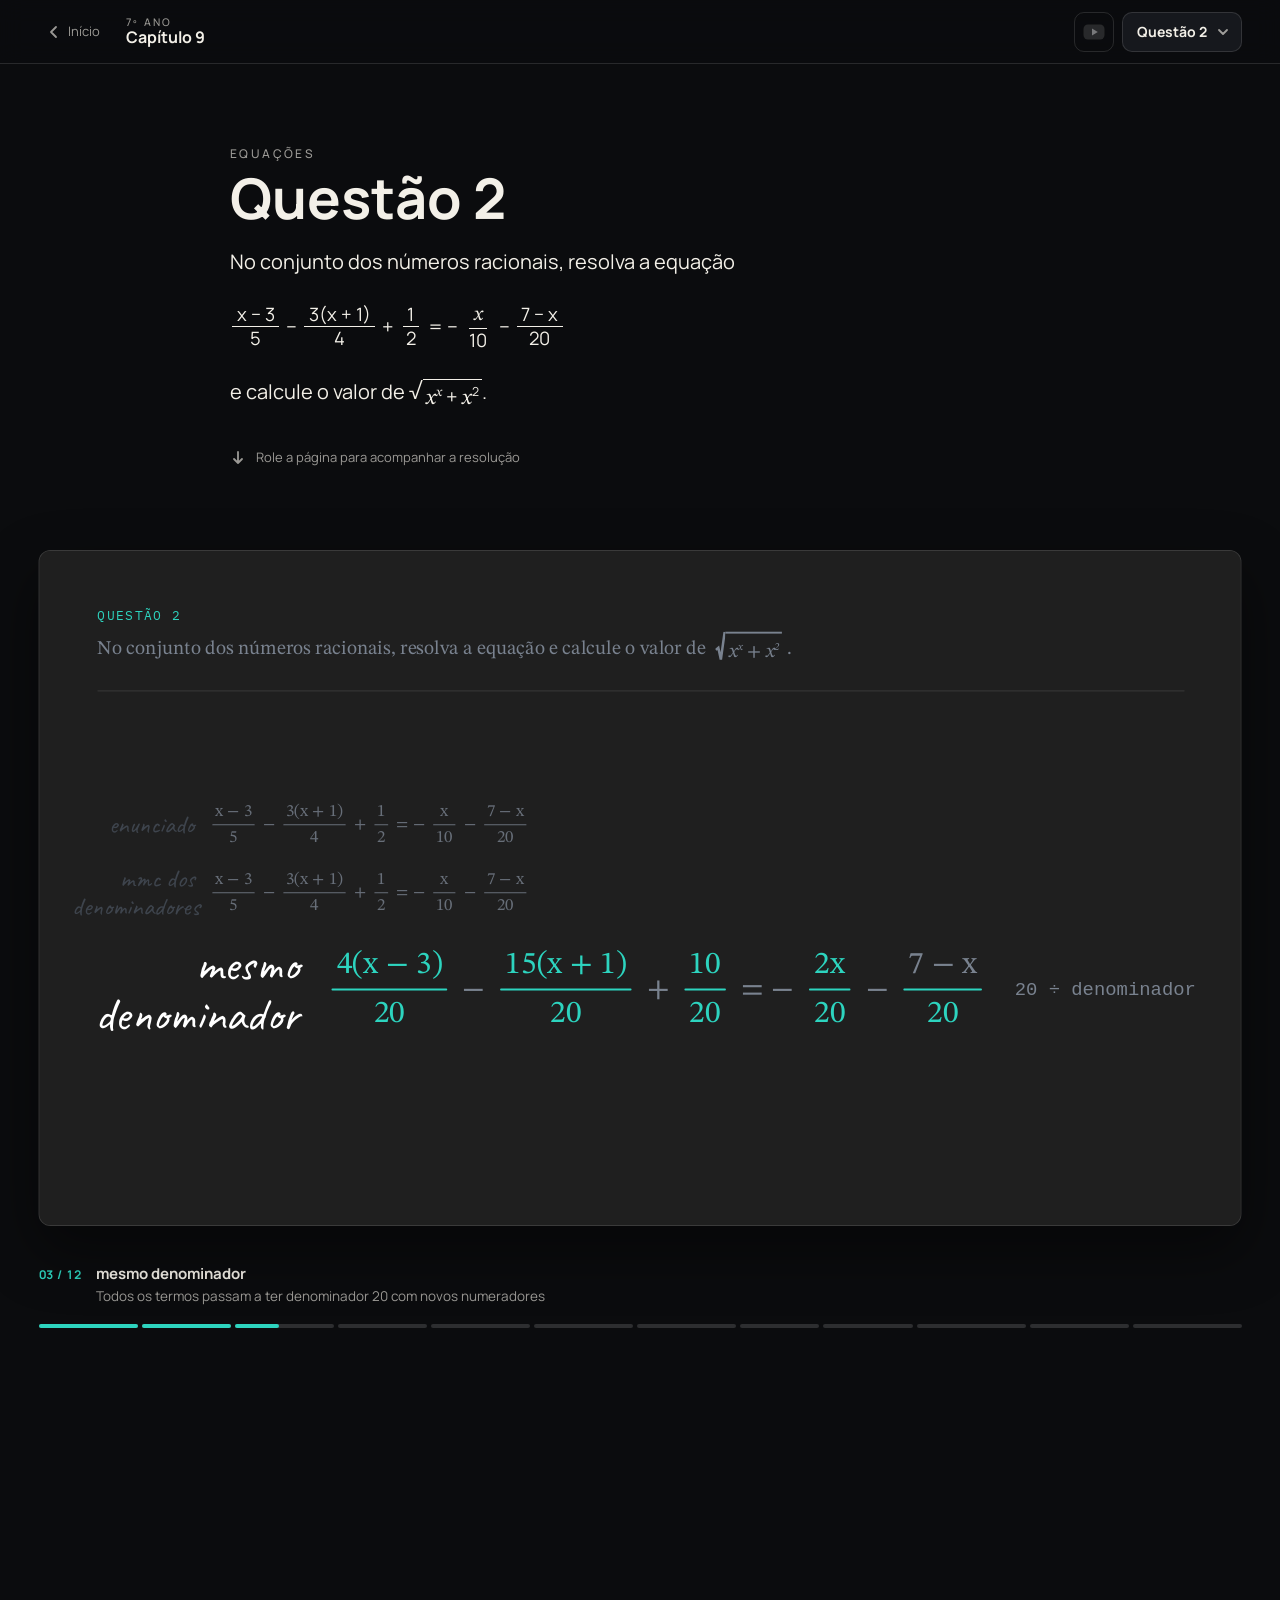
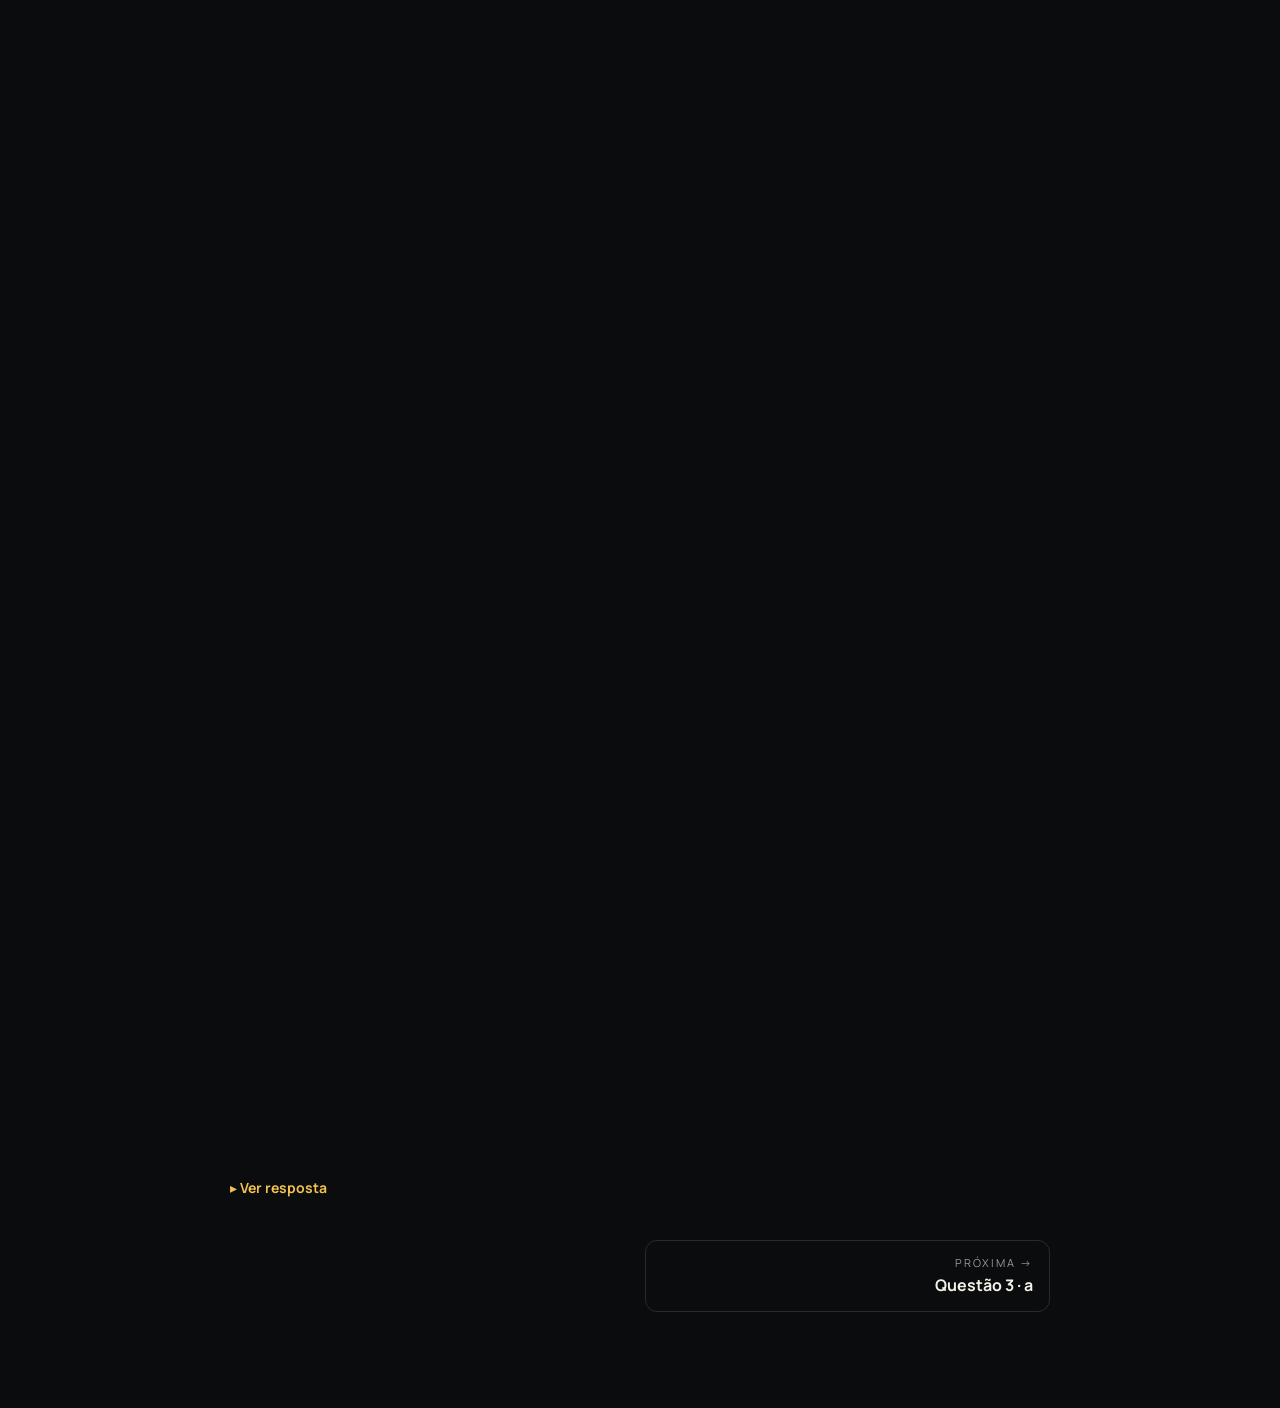
<file: capitulos/capitulo-09.html>
<!DOCTYPE html>
<html lang="pt-BR">
<head>
<meta charset="utf-8"/>
<meta name="viewport" content="width=device-width, initial-scale=1.0"/>
<title>Capítulo 9 — Questões resolvidas · 7º ano</title>
<meta name="theme-color" content="#0b0c0e"/>

<link rel="preconnect" href="https://fonts.googleapis.com"/>
<link rel="preconnect" href="https://fonts.gstatic.com" crossorigin/>
<!-- Manrope: interface. Caveat, IBM Plex Mono e STIX Two Text: resolucoes animadas. -->
<link href="https://fonts.googleapis.com/css2?family=Manrope:wght@400;500;700&family=Caveat:wght@500;600&family=IBM+Plex+Mono:wght@400;500&family=STIX+Two+Text:wght@400;500&display=swap" rel="stylesheet"/>

<link rel="stylesheet" href="../assets/css/base.css"/>
<link rel="stylesheet" href="../assets/css/capitulo.css"/>
<link rel="stylesheet" href="../assets/css/questao.css"/>

<!-- Resolucoes: React local + um arquivo por questao + motor da rolagem.
     defer preserva a ordem de execucao. -->
<script defer src="../assets/vendor/react/react.production.min.js"></script>
<script defer src="../assets/vendor/react/react-dom.production.min.js"></script>
<!-- lottie-web: icones animados das questoes 11 e 12a. -->
<script defer src="../assets/vendor/lottie/lottie.min.js"></script>
<script defer src="../assets/questoes/capitulo-09/q02-equacao.js"></script>
<script defer src="../assets/questoes/capitulo-09/q03a-sistema-adicao.js"></script>
<script defer src="../assets/questoes/capitulo-09/q04-idade-pai.js"></script>
<script defer src="../assets/questoes/capitulo-09/q06-prova.js"></script>
<script defer src="../assets/questoes/capitulo-09/q07-quintal.js"></script>
<script defer src="../assets/questoes/capitulo-09/q08-quantias.js"></script>
<script defer src="../assets/questoes/capitulo-09/q08-sistema.js"></script>
<script defer src="../assets/questoes/capitulo-09/q09a-sistema-decimal.js"></script>
<script defer src="../assets/questoes/capitulo-09/q11-sitio.js"></script>
<script defer src="../assets/questoes/capitulo-09/q12a-cedulas.js"></script>
<script defer src="../assets/questoes/capitulo-09/q12b-academia.js"></script>
<script defer src="../assets/questoes/capitulo-09/q12c-festa.js"></script>
<script defer src="../assets/js/questao-cena.js"></script>
<script defer src="../assets/js/capitulo.js?v=2"></script>
</head>

<body data-capitulo="9" data-livro="2">

<header class="page-header">
  <div class="page-header-inner">
    <a class="back-link" href="../index.html" aria-label="Voltar ao início">
      <svg width="16" height="16" viewBox="0 0 16 16" aria-hidden="true"><path d="M10 3 5 8l5 5" fill="none" stroke="currentColor" stroke-width="1.8" stroke-linecap="round" stroke-linejoin="round"/></svg>
      <span>Início</span>
    </a>
    <div class="page-id">
      <span class="page-kicker">7º ano</span>
      <span class="page-title">Capítulo 9</span>
    </div>

    <div class="page-actions">
      <!-- Aponta para o data-youtube da questao aberta (capitulo.js). -->
      <a class="yt-link is-disabled" id="yt-link" target="_blank" rel="noopener" aria-disabled="true" title="Vídeo narrado em breve">
        <svg viewBox="0 0 24 24" aria-hidden="true">
          <rect x="1.5" y="4.5" width="21" height="15" rx="4.5" fill="#ff1f1f"/>
          <path d="M10 8.6v6.8l5.8-3.4z" fill="#fff"/>
        </svg>
      </a>

      <div class="q-menu">
        <button type="button" class="q-menu-btn" id="q-menu-btn" aria-haspopup="menu" aria-expanded="false" aria-controls="q-menu-list">
          <span><span class="q-menu-prefixo">Questão </span><span class="q-menu-num">2</span></span>
          <svg viewBox="0 0 16 16" aria-hidden="true"><path d="m4 6 4 4 4-4" fill="none" stroke="currentColor" stroke-width="1.8" stroke-linecap="round" stroke-linejoin="round"/></svg>
        </button>
        <ul class="q-menu-list" id="q-menu-list" role="menu" aria-label="Questões do capítulo 9" hidden></ul>
      </div>
    </div>
  </div>
</header>

<main class="questoes">

  <!-- ============================================================
       Uma questao = um <article>. O menu do header e a navegacao
       anterior/proxima sao montados a partir destes blocos.

       id            ancora da URL (capitulo-09.html#q2)
       data-youtube  link do video narrado; vazio = icone desativado
       data-pagina   pagina no livro; aparece no menu junto com o livro
       data-livro    livro desta questao, se diferente do data-livro do <body>
       data-resumo   texto do menu, quando o enunciado tem formulas (opcional)
       data-cena     id da resolucao animada em window.Questoes
       ============================================================ -->

  <article class="questao" id="q2" data-pagina="84" data-youtube=""
           data-resumo="No conjunto dos números racionais, resolva a equação e calcule o valor de √(xˣ + x²).">
    <header class="questao-intro">
      <p class="questao-tema">Equações</p>
      <h1 class="questao-titulo">Questão 2</h1>
      <p class="questao-enunciado">
        No conjunto dos números racionais, resolva a equação
        <span class="mat-bloco">
          <span class="mat-frac"><span>x − 3</span><span>5</span></span> −
          <span class="mat-frac"><span>3(x + 1)</span><span>4</span></span> +
          <span class="mat-frac"><span>1</span><span>2</span></span> = −
          <span class="mat-frac"><span><i>x</i></span><span>10</span></span> −
          <span class="mat-frac"><span>7 − x</span><span>20</span></span>
        </span>
        e calcule o valor de
        <span class="mat-raiz"><span><i>x</i><sup><i>x</i></sup> + <i>x</i><sup>2</sup></span></span>.
      </p>
      <p class="questao-dica">
        <svg viewBox="0 0 16 16" aria-hidden="true"><path d="M8 2v11m0 0-4-4m4 4 4-4" fill="none" stroke="currentColor" stroke-width="1.8" stroke-linecap="round" stroke-linejoin="round"/></svg>
        Role a página para acompanhar a resolução
      </p>
    </header>

    <div class="questao-cena" data-cena="cap09-q02"></div>

    <footer class="questao-fim">
      <details class="questao-resposta">
        <summary>Ver resposta</summary>
        <p><i>x</i> = <strong>−1</strong> e <span class="mat-raiz"><span><i>x</i><sup><i>x</i></sup> + <i>x</i><sup>2</sup></span></span> = <strong>0</strong></p>
      </details>
      <nav class="questao-nav" aria-label="Outras questões"></nav>
    </footer>
  </article>

  <article class="questao" id="q3a" data-pagina="83" data-youtube=""
           data-resumo="Utilizando qualquer um dos métodos estudados e considerando U = ℚ × ℚ, resolva o sistema 5x − y = 13 e x + 2y = 7.">
    <header class="questao-intro">
      <p class="questao-tema">Sistemas de equações</p>
      <h1 class="questao-titulo">Questão 3 · a</h1>
      <p class="questao-enunciado">Utilizando qualquer um dos métodos estudados e considerando U = ℚ × ℚ, resolva o sistema <span class="mat-sistema"><span>5<i>x</i> − <i>y</i> = 13</span><span><i>x</i> + 2<i>y</i> = 7</span></span>.</p>
      <p class="questao-dica">
        <svg viewBox="0 0 16 16" aria-hidden="true"><path d="M8 2v11m0 0-4-4m4 4 4-4" fill="none" stroke="currentColor" stroke-width="1.8" stroke-linecap="round" stroke-linejoin="round"/></svg>
        Role a página para acompanhar a resolução
      </p>
    </header>

    <div class="questao-cena" data-cena="cap09-q03a"></div>

    <footer class="questao-fim">
      <details class="questao-resposta">
        <summary>Ver resposta</summary>
        <p><strong>S = {(3, 2)}</strong>, ou seja, <i>x</i> = 3 e <i>y</i> = 2.</p>
      </details>
      <nav class="questao-nav" aria-label="Outras questões"></nav>
    </footer>
  </article>

  <article class="questao" id="q4" data-pagina="75" data-youtube="">
    <header class="questao-intro">
      <p class="questao-tema">Equações do 1º grau</p>
      <h1 class="questao-titulo">Questão 4</h1>
      <p class="questao-enunciado">A idade de um pai é o triplo da idade do filho. Determine a idade do pai, sabendo que, daqui a 10 anos, ela será o dobro da idade do filho.</p>
      <p class="questao-dica">
        <svg viewBox="0 0 16 16" aria-hidden="true"><path d="M8 2v11m0 0-4-4m4 4 4-4" fill="none" stroke="currentColor" stroke-width="1.8" stroke-linecap="round" stroke-linejoin="round"/></svg>
        Role a página para acompanhar a resolução
      </p>
    </header>

    <div class="questao-cena" data-cena="cap09-q04"></div>

    <footer class="questao-fim">
      <details class="questao-resposta">
        <summary>Ver resposta</summary>
        <p>O pai tem <strong>30 anos</strong> e o filho, 10 anos.</p>
      </details>
      <nav class="questao-nav" aria-label="Outras questões"></nav>
    </footer>
  </article>

  <article class="questao" id="q6" data-pagina="85" data-youtube="">
    <header class="questao-intro">
      <p class="questao-tema">Sistemas de equações</p>
      <h1 class="questao-titulo">Questão 6</h1>
      <p class="questao-enunciado">Uma prova de múltipla escolha com 60 questões foi corrigida da seguinte forma: o aluno ganhava 5 pontos por questão que acertava e perdia 1 ponto por questão que errava ou deixava em branco. Se um aluno totalizou 210 pontos, o número de questões que ele acertou foi</p>
      <ol class="questao-alternativas">
        <li><span>a)</span> 30</li>
        <li><span>b)</span> 35</li>
        <li><span>c)</span> 40</li>
        <li><span>d)</span> 45</li>
      </ol>
      <p class="questao-dica">
        <svg viewBox="0 0 16 16" aria-hidden="true"><path d="M8 2v11m0 0-4-4m4 4 4-4" fill="none" stroke="currentColor" stroke-width="1.8" stroke-linecap="round" stroke-linejoin="round"/></svg>
        Role a página para acompanhar a resolução
      </p>
    </header>

    <div class="questao-cena" data-cena="cap09-q06"></div>

    <footer class="questao-fim">
      <details class="questao-resposta">
        <summary>Ver resposta</summary>
        <p>Alternativa <strong>d)</strong>: ele acertou <strong>45</strong> questões.</p>
      </details>
      <nav class="questao-nav" aria-label="Outras questões"></nav>
    </footer>
  </article>

  <article class="questao" id="q7" data-pagina="85" data-youtube="">
    <header class="questao-intro">
      <p class="questao-tema">Sistemas de equações</p>
      <h1 class="questao-titulo">Questão 7</h1>
      <p class="questao-enunciado">Em um quintal, existem galinhas e coelhos, totalizando 38 cabeças e 116 pés. Sabendo disso, quantos animais há de cada espécie?</p>
      <p class="questao-dica">
        <svg viewBox="0 0 16 16" aria-hidden="true"><path d="M8 2v11m0 0-4-4m4 4 4-4" fill="none" stroke="currentColor" stroke-width="1.8" stroke-linecap="round" stroke-linejoin="round"/></svg>
        Role a página para acompanhar a resolução
      </p>
    </header>

    <div class="questao-cena" data-cena="cap09-q07"></div>

    <footer class="questao-fim">
      <details class="questao-resposta">
        <summary>Ver resposta</summary>
        <p><strong>18 galinhas</strong> e <strong>20 coelhos</strong>.</p>
      </details>
      <nav class="questao-nav" aria-label="Outras questões"></nav>
    </footer>
  </article>

  <article class="questao" id="q8-quantias" data-pagina="47" data-livro="suplementar 2" data-youtube="">
    <header class="questao-intro">
      <p class="questao-tema">Equações com duas incógnitas</p>
      <h1 class="questao-titulo">Questão 8</h1>
      <p class="questao-enunciado">A diferença entre o dobro da quantia que Beatriz possui e a quantia que Cibele possui é de 12 reais. Escreva a equação da situação e verifique se o par ordenado (11, 10) é solução.</p>
      <p class="questao-dica">
        <svg viewBox="0 0 16 16" aria-hidden="true"><path d="M8 2v11m0 0-4-4m4 4 4-4" fill="none" stroke="currentColor" stroke-width="1.8" stroke-linecap="round" stroke-linejoin="round"/></svg>
        Role a página para acompanhar a resolução
      </p>
    </header>

    <div class="questao-cena" data-cena="cap09-q08-quantias"></div>

    <footer class="questao-fim">
      <details class="questao-resposta">
        <summary>Ver resposta</summary>
        <p>Equação: <strong>2<i>x</i> − <i>y</i> = 12</strong>. Sim, (11, 10) é solução, pois 2 · 11 − 10 = 12.</p>
      </details>
      <nav class="questao-nav" aria-label="Outras questões"></nav>
    </footer>
  </article>

  <article class="questao" id="q8-sistema" data-pagina="85" data-youtube=""
           data-resumo="Sendo o sistema 15x − 16y = 24 e 3x = 4y, com U = ℚ × ℚ, calcule o valor de x − y − 1.">
    <header class="questao-intro">
      <p class="questao-tema">Sistemas de equações</p>
      <h1 class="questao-titulo">Questão 8</h1>
      <p class="questao-enunciado">
        Sendo o sistema
        <span class="mat-sistema"><span>15<i>x</i> − 16<i>y</i> = 24</span><span>3<i>x</i> = 4<i>y</i></span></span>
        com U = ℚ × ℚ, calcule o valor de <i>x</i> − <i>y</i> − 1.
      </p>
      <p class="questao-dica">
        <svg viewBox="0 0 16 16" aria-hidden="true"><path d="M8 2v11m0 0-4-4m4 4 4-4" fill="none" stroke="currentColor" stroke-width="1.8" stroke-linecap="round" stroke-linejoin="round"/></svg>
        Role a página para acompanhar a resolução
      </p>
    </header>

    <div class="questao-cena" data-cena="cap09-q08-sistema"></div>

    <footer class="questao-fim">
      <details class="questao-resposta">
        <summary>Ver resposta</summary>
        <p>(<i>x</i>, <i>y</i>) = (8, 6) e <i>x</i> − <i>y</i> − 1 = <strong>1</strong></p>
      </details>
      <nav class="questao-nav" aria-label="Outras questões"></nav>
    </footer>
  </article>

  <article class="questao" id="q9a" data-pagina="86" data-youtube=""
           data-resumo="Resolva o sistema 4x − 1,9y = 1 e 8x − 3,9y = 1, sendo U = ℚ × ℚ.">
    <header class="questao-intro">
      <p class="questao-tema">Sistemas de equações</p>
      <h1 class="questao-titulo">Questão 9 · a</h1>
      <p class="questao-enunciado">Resolva o sistema <span class="mat-sistema"><span>4<i>x</i> − 1,9<i>y</i> = 1</span><span>8<i>x</i> − 3,9<i>y</i> = 1</span></span>, sendo U = ℚ × ℚ.</p>
      <p class="questao-dica">
        <svg viewBox="0 0 16 16" aria-hidden="true"><path d="M8 2v11m0 0-4-4m4 4 4-4" fill="none" stroke="currentColor" stroke-width="1.8" stroke-linecap="round" stroke-linejoin="round"/></svg>
        Role a página para acompanhar a resolução
      </p>
    </header>

    <div class="questao-cena" data-cena="cap09-q09a"></div>

    <footer class="questao-fim">
      <details class="questao-resposta">
        <summary>Ver resposta</summary>
        <p><strong>S = {(5, 10)}</strong>, ou seja, <i>x</i> = 5 e <i>y</i> = 10.</p>
      </details>
      <nav class="questao-nav" aria-label="Outras questões"></nav>
    </footer>
  </article>

  <article class="questao" id="q11" data-pagina="49" data-livro="suplementar 2" data-youtube="">
    <header class="questao-intro">
      <p class="questao-tema">Sistemas de equações</p>
      <h1 class="questao-titulo">Questão 11</h1>
      <p class="questao-enunciado">Em um sítio, há 75 animais, entre galinhas e vacas leiteiras, totalizando 260 patas. Para que esse sítio dê lucro, a quantidade de vacas precisa ser maior que a de galinhas. Tendo isso em vista, o sítio é lucrativo porque</p>
      <ol class="questao-alternativas questao-alternativas--longas">
        <li><span>a)</span> a quantidade de vacas é o dobro da de galinhas</li>
        <li><span>b)</span> tem 35 vacas leiteiras a mais que galinhas</li>
        <li><span>c)</span> a quantidade de galinhas é 25% da de vacas</li>
        <li><span>d)</span> tem 20 galinhas a menos que vacas leiteiras</li>
      </ol>
      <p class="questao-dica">
        <svg viewBox="0 0 16 16" aria-hidden="true"><path d="M8 2v11m0 0-4-4m4 4 4-4" fill="none" stroke="currentColor" stroke-width="1.8" stroke-linecap="round" stroke-linejoin="round"/></svg>
        Role a página para acompanhar a resolução
      </p>
    </header>

    <div class="questao-cena" data-cena="cap09-q11"></div>

    <footer class="questao-fim">
      <details class="questao-resposta">
        <summary>Ver resposta</summary>
        <p>Alternativa <strong>b)</strong>: o sítio tem <strong>55 vacas</strong> e <strong>20 galinhas</strong>, ou seja, 35 vacas a mais.</p>
      </details>
      <nav class="questao-nav" aria-label="Outras questões"></nav>
    </footer>
  </article>

  <article class="questao" id="q12a" data-pagina="49" data-livro="suplementar 2" data-youtube="">
    <header class="questao-intro">
      <p class="questao-tema">Sistemas de equações</p>
      <h1 class="questao-titulo">Questão 12 · a</h1>
      <p class="questao-enunciado">Júlio tem R$ 277,00 em 74 cédulas de R$ 2,00 e de R$ 5,00. Quantas cédulas de cada tipo ele tem?</p>
      <p class="questao-dica">
        <svg viewBox="0 0 16 16" aria-hidden="true"><path d="M8 2v11m0 0-4-4m4 4 4-4" fill="none" stroke="currentColor" stroke-width="1.8" stroke-linecap="round" stroke-linejoin="round"/></svg>
        Role a página para acompanhar a resolução
      </p>
    </header>

    <div class="questao-cena" data-cena="cap09-q12a"></div>

    <footer class="questao-fim">
      <details class="questao-resposta">
        <summary>Ver resposta</summary>
        <p><strong>31 cédulas</strong> de R$ 2,00 e <strong>43 cédulas</strong> de R$ 5,00.</p>
      </details>
      <nav class="questao-nav" aria-label="Outras questões"></nav>
    </footer>
  </article>

  <article class="questao" id="q12b" data-pagina="49" data-livro="suplementar 2" data-youtube="">
    <header class="questao-intro">
      <p class="questao-tema">Sistemas de equações</p>
      <h1 class="questao-titulo">Questão 12 · b</h1>
      <p class="questao-enunciado">Sobre os alunos de uma academia de artes marciais, sabe-se que o número de mulheres é o quíntuplo do número de homens. Se saírem 15 mulheres, o número de homens passará a ser 2/5 do número de mulheres. Qual é o total de alunos dessa academia?</p>
      <p class="questao-dica">
        <svg viewBox="0 0 16 16" aria-hidden="true"><path d="M8 2v11m0 0-4-4m4 4 4-4" fill="none" stroke="currentColor" stroke-width="1.8" stroke-linecap="round" stroke-linejoin="round"/></svg>
        Role a página para acompanhar a resolução
      </p>
    </header>

    <div class="questao-cena" data-cena="cap09-q12b"></div>

    <footer class="questao-fim">
      <details class="questao-resposta">
        <summary>Ver resposta</summary>
        <p><strong>36 alunos</strong>: 6 homens e 30 mulheres.</p>
      </details>
      <nav class="questao-nav" aria-label="Outras questões"></nav>
    </footer>
  </article>

  <article class="questao" id="q12c" data-pagina="49" data-livro="suplementar 2" data-youtube="">
    <header class="questao-intro">
      <p class="questao-tema">Sistemas de equações</p>
      <h1 class="questao-titulo">Questão 12 · c</h1>
      <p class="questao-enunciado">Para uma festa, foram encomendados 200 salgados e 239 doces. Cada adulto comeria 5 salgados e 3 doces, enquanto cada criança comeria 1 salgado e 4 doces. Quantas pessoas foram à festa?</p>
      <p class="questao-dica">
        <svg viewBox="0 0 16 16" aria-hidden="true"><path d="M8 2v11m0 0-4-4m4 4 4-4" fill="none" stroke="currentColor" stroke-width="1.8" stroke-linecap="round" stroke-linejoin="round"/></svg>
        Role a página para acompanhar a resolução
      </p>
    </header>

    <div class="questao-cena" data-cena="cap09-q12c"></div>

    <footer class="questao-fim">
      <details class="questao-resposta">
        <summary>Ver resposta</summary>
        <p><strong>68 pessoas</strong>: 33 adultos e 35 crianças.</p>
      </details>
      <nav class="questao-nav" aria-label="Outras questões"></nav>
    </footer>
  </article>

</main>

</body>
</html>
</file>
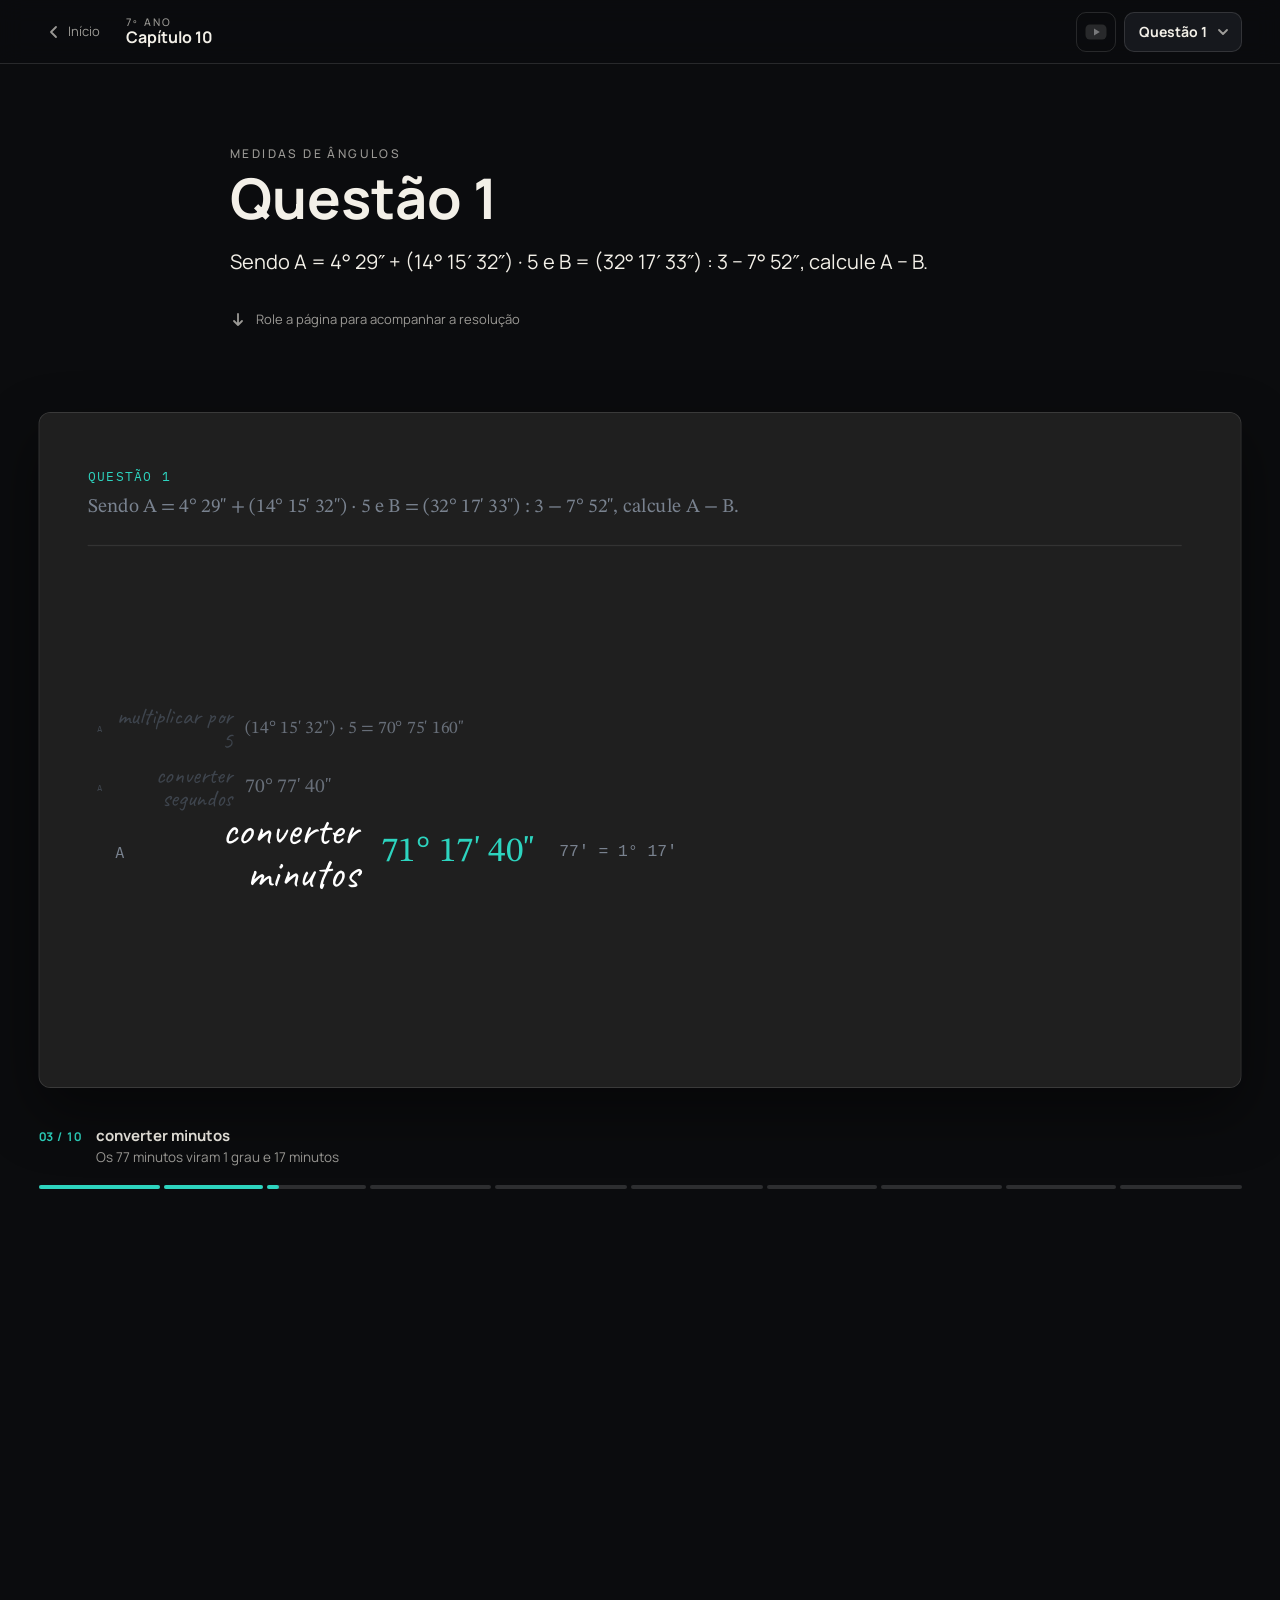
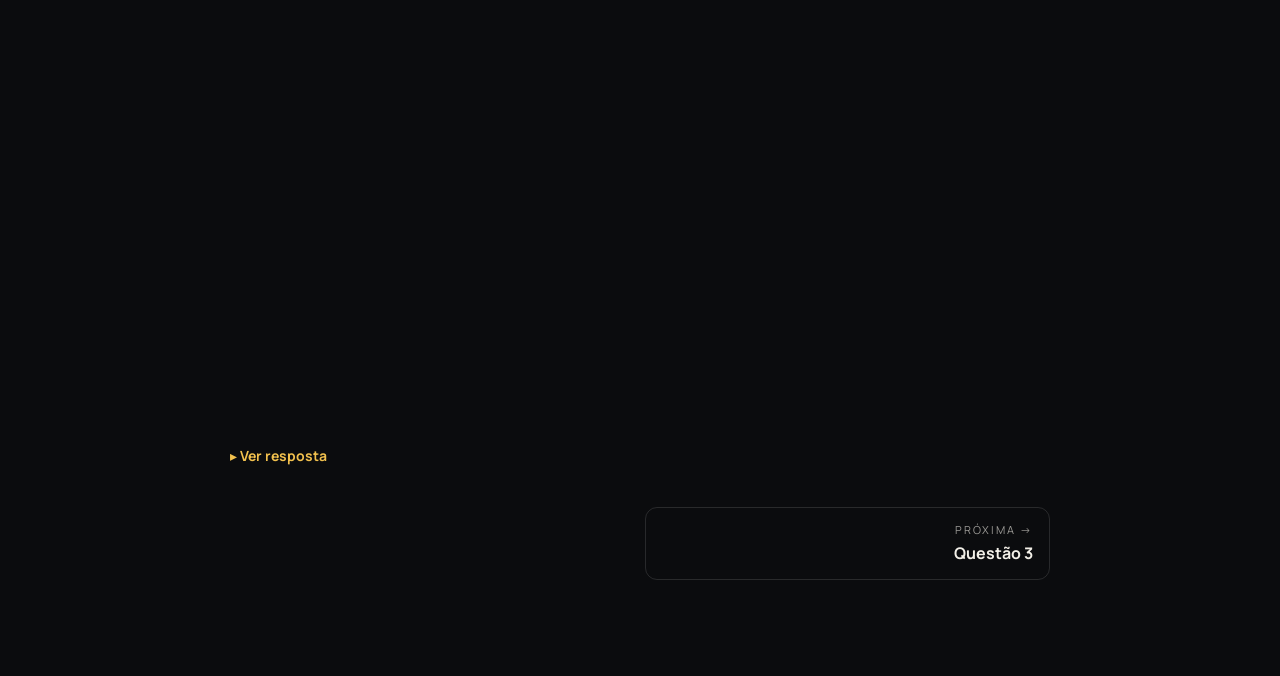
<file: capitulos/capitulo-10.html>
<!DOCTYPE html>
<html lang="pt-BR">
<head>
<meta charset="utf-8"/>
<meta name="viewport" content="width=device-width, initial-scale=1.0"/>
<title>Capítulo 10 — Questões resolvidas · 7º ano</title>
<meta name="theme-color" content="#0b0c0e"/>

<link rel="preconnect" href="https://fonts.googleapis.com"/>
<link rel="preconnect" href="https://fonts.gstatic.com" crossorigin/>
<!-- Manrope: interface. Caveat, IBM Plex Mono e STIX Two Text: resolucoes animadas. -->
<link href="https://fonts.googleapis.com/css2?family=Manrope:wght@400;500;700&family=Caveat:wght@500;600&family=IBM+Plex+Mono:wght@400;500&family=STIX+Two+Text:wght@400;500&display=swap" rel="stylesheet"/>

<link rel="stylesheet" href="../assets/css/base.css"/>
<link rel="stylesheet" href="../assets/css/capitulo.css"/>
<link rel="stylesheet" href="../assets/css/questao.css"/>

<!-- Resolucoes: React local + um arquivo por questao + motor da rolagem.
     defer preserva a ordem de execucao. -->
<script defer src="../assets/vendor/react/react.production.min.js"></script>
<script defer src="../assets/vendor/react/react-dom.production.min.js"></script>
<script defer src="../assets/questoes/capitulo-10/q01-sexagesimal.js"></script>
<script defer src="../assets/questoes/capitulo-10/q03-opostos.js"></script>
<script defer src="../assets/questoes/capitulo-10/q07-complemento.js"></script>
<script defer src="../assets/questoes/capitulo-10/q08-suplementares.js"></script>
<script defer src="../assets/questoes/capitulo-10/q13-angulos.js"></script>
<script defer src="../assets/questoes/capitulo-10/q14-paralelas.js"></script>
<script defer src="../assets/js/questao-cena.js"></script>
<script defer src="../assets/js/capitulo.js?v=2"></script>
</head>

<body data-capitulo="10" data-livro="2">

<header class="page-header">
  <div class="page-header-inner">
    <a class="back-link" href="../index.html" aria-label="Voltar ao início">
      <svg width="16" height="16" viewBox="0 0 16 16" aria-hidden="true"><path d="M10 3 5 8l5 5" fill="none" stroke="currentColor" stroke-width="1.8" stroke-linecap="round" stroke-linejoin="round"/></svg>
      <span>Início</span>
    </a>
    <div class="page-id">
      <span class="page-kicker">7º ano</span>
      <span class="page-title">Capítulo 10</span>
    </div>

    <div class="page-actions">
      <!-- Aponta para o data-youtube da questao aberta (capitulo.js). -->
      <a class="yt-link is-disabled" id="yt-link" target="_blank" rel="noopener" aria-disabled="true" title="Vídeo narrado em breve">
        <svg viewBox="0 0 24 24" aria-hidden="true">
          <rect x="1.5" y="4.5" width="21" height="15" rx="4.5" fill="#ff1f1f"/>
          <path d="M10 8.6v6.8l5.8-3.4z" fill="#fff"/>
        </svg>
      </a>

      <div class="q-menu">
        <button type="button" class="q-menu-btn" id="q-menu-btn" aria-haspopup="menu" aria-expanded="false" aria-controls="q-menu-list">
          <span><span class="q-menu-prefixo">Questão </span><span class="q-menu-num">1</span></span>
          <svg viewBox="0 0 16 16" aria-hidden="true"><path d="m4 6 4 4 4-4" fill="none" stroke="currentColor" stroke-width="1.8" stroke-linecap="round" stroke-linejoin="round"/></svg>
        </button>
        <ul class="q-menu-list" id="q-menu-list" role="menu" aria-label="Questões do capítulo 10" hidden></ul>
      </div>
    </div>
  </div>
</header>

<main class="questoes">

  <!-- ============================================================
       Uma questao = um <article>. O menu do header e a navegacao
       anterior/proxima sao montados a partir destes blocos.

       id            ancora da URL (capitulo-10.html#q1)
       data-youtube  link do video narrado; vazio = icone desativado
       data-pagina   pagina no livro; aparece no menu junto com o livro
       data-livro    livro desta questao, se diferente do data-livro do <body>
       data-resumo   texto do menu, quando o enunciado tem formulas (opcional)
       data-cena     id da resolucao animada em window.Questoes
       ============================================================ -->

  <article class="questao" id="q1" data-pagina="112" data-youtube="">
    <header class="questao-intro">
      <p class="questao-tema">Medidas de ângulos</p>
      <h1 class="questao-titulo">Questão 1</h1>
      <p class="questao-enunciado">Sendo A = 4° 29″ + (14° 15′ 32″) · 5 e B = (32° 17′ 33″) : 3 − 7° 52″, calcule A − B.</p>
      <p class="questao-dica">
        <svg viewBox="0 0 16 16" aria-hidden="true"><path d="M8 2v11m0 0-4-4m4 4 4-4" fill="none" stroke="currentColor" stroke-width="1.8" stroke-linecap="round" stroke-linejoin="round"/></svg>
        Role a página para acompanhar a resolução
      </p>
    </header>

    <div class="questao-cena" data-cena="cap10-q01"></div>

    <footer class="questao-fim">
      <details class="questao-resposta">
        <summary>Ver resposta</summary>
        <p>A − B = <strong>71° 33′ 10″</strong></p>
      </details>
      <nav class="questao-nav" aria-label="Outras questões"></nav>
    </footer>
  </article>

  <article class="questao" id="q3" data-pagina="105" data-youtube="">
    <header class="questao-intro">
      <p class="questao-tema">Ângulos opostos pelo vértice</p>
      <h1 class="questao-titulo">Questão 3</h1>
      <p class="questao-enunciado">Sabendo que dois ângulos opostos pelo vértice somam 260°, determine a medida do complemento do suplemento de um desses ângulos.</p>
      <p class="questao-dica">
        <svg viewBox="0 0 16 16" aria-hidden="true"><path d="M8 2v11m0 0-4-4m4 4 4-4" fill="none" stroke="currentColor" stroke-width="1.8" stroke-linecap="round" stroke-linejoin="round"/></svg>
        Role a página para acompanhar a resolução
      </p>
    </header>

    <div class="questao-cena" data-cena="cap10-q03"></div>

    <footer class="questao-fim">
      <details class="questao-resposta">
        <summary>Ver resposta</summary>
        <p>O complemento do suplemento mede <strong>40°</strong>.</p>
      </details>
      <nav class="questao-nav" aria-label="Outras questões"></nav>
    </footer>
  </article>

  <article class="questao" id="q7" data-pagina="114" data-youtube="">
    <header class="questao-intro">
      <p class="questao-tema">Complemento e suplemento</p>
      <h1 class="questao-titulo">Questão 7</h1>
      <p class="questao-enunciado">Leia atentamente os enunciados a seguir. Depois, responda ao que se pede.</p>
      <ol class="questao-itens">
        <li><span>a)</span> O dobro da medida do suplemento de um ângulo vale 240°. Quanto mede esse ângulo?</li>
        <li><span>b)</span> A quinta parte da medida do complemento de um ângulo vale 13°. Quanto mede esse ângulo?</li>
      </ol>
      <p class="questao-dica">
        <svg viewBox="0 0 16 16" aria-hidden="true"><path d="M8 2v11m0 0-4-4m4 4 4-4" fill="none" stroke="currentColor" stroke-width="1.8" stroke-linecap="round" stroke-linejoin="round"/></svg>
        Role a página para acompanhar a resolução
      </p>
    </header>

    <div class="questao-cena" data-cena="cap10-q07"></div>

    <footer class="questao-fim">
      <details class="questao-resposta">
        <summary>Ver resposta</summary>
        <p>a) O ângulo mede <strong>60°</strong>.</p>
        <p>b) O ângulo mede <strong>25°</strong>.</p>
      </details>
      <nav class="questao-nav" aria-label="Outras questões"></nav>
    </footer>
  </article>

  <article class="questao" id="q8" data-pagina="114" data-youtube="">
    <header class="questao-intro">
      <p class="questao-tema">Ângulos suplementares e opostos pelo vértice</p>
      <h1 class="questao-titulo">Questão 8</h1>
      <p class="questao-enunciado">Dois ângulos suplementares são de tal modo que o menor é metade da medida do maior. Sabendo que a metade da medida do menor representa o suplemento da soma de dois ângulos opostos pelo vértice, qual a medida de cada um desses ângulos?</p>
      <p class="questao-dica">
        <svg viewBox="0 0 16 16" aria-hidden="true"><path d="M8 2v11m0 0-4-4m4 4 4-4" fill="none" stroke="currentColor" stroke-width="1.8" stroke-linecap="round" stroke-linejoin="round"/></svg>
        Role a página para acompanhar a resolução
      </p>
    </header>

    <div class="questao-cena" data-cena="cap10-q08"></div>

    <footer class="questao-fim">
      <details class="questao-resposta">
        <summary>Ver resposta</summary>
        <p>Os ângulos suplementares medem <strong>60°</strong> e <strong>120°</strong>, e cada ângulo oposto pelo vértice mede <strong>75°</strong>.</p>
      </details>
      <nav class="questao-nav" aria-label="Outras questões"></nav>
    </footer>
  </article>

  <article class="questao" id="q13" data-pagina="115" data-youtube="">
    <header class="questao-intro">
      <p class="questao-tema">Retas paralelas e transversais · IFPE (adaptada)</p>
      <h1 class="questao-titulo">Questão 13</h1>
      <p class="questao-enunciado">As retas <i>r</i> e <i>s</i> são paralelas; as retas <i>u</i> e <i>t</i>, duas transversais. Encontre o valor do ângulo <i>x</i> na figura.</p>

      <!-- Mesma geometria da figura da animacao (q13-angulos.js), em repouso. -->
      <figure class="questao-figura">
        <svg viewBox="10 10 740 500" role="img" aria-label="Retas paralelas r e s cortadas pelas transversais u e t. Em r, o ângulo entre r e u mede 20°; no cruzamento de u e t, 120°; em s, o ângulo x entre s e t.">
          <g stroke="currentColor" stroke-width="2.4" stroke-linecap="round" opacity="0.75">
            <line x1="40" y1="120" x2="700" y2="120"/>
            <line x1="40" y1="360" x2="700" y2="360"/>
            <line x1="120" y1="470" x2="620" y2="40"/>
            <line x1="150" y1="40" x2="660" y2="470"/>
          </g>
          <g fill="none" stroke="currentColor" stroke-width="2.6">
            <path d="M 579.0 120.0 A 52 52 0 0 0 566.4 86.1"/>
            <path d="M 350.6 271.3 A 48 48 0 0 0 423.7 270.9"/>
            <path class="fig-destaque" d="M 596.0 360.0 A 66 66 0 0 0 479.5 317.5"/>
          </g>
          <g font-family="'STIX Two Text', Georgia, serif" font-size="27" fill="currentColor" text-anchor="middle">
            <text x="604" y="92">20°</text>
            <text x="390" y="322">120°</text>
            <text class="fig-destaque" x="563" y="270" font-style="italic">x</text>
          </g>
          <g font-family="'IBM Plex Mono', monospace" font-size="24" fill="currentColor" opacity="0.7">
            <text x="712" y="112">r</text>
            <text x="712" y="352">s</text>
            <text x="628" y="32">u</text>
            <text x="668" y="486">t</text>
          </g>
        </svg>
      </figure>

      <ol class="questao-alternativas">
        <li><span>a)</span> 140°</li>
        <li><span>b)</span> 145°</li>
        <li><span>c)</span> 150°</li>
        <li><span>d)</span> 155°</li>
        <li><span>e)</span> 160°</li>
      </ol>
      <p class="questao-dica">
        <svg viewBox="0 0 16 16" aria-hidden="true"><path d="M8 2v11m0 0-4-4m4 4 4-4" fill="none" stroke="currentColor" stroke-width="1.8" stroke-linecap="round" stroke-linejoin="round"/></svg>
        Role a página para acompanhar a resolução
      </p>
    </header>

    <div class="questao-cena" data-cena="cap10-q13"></div>

    <footer class="questao-fim">
      <details class="questao-resposta">
        <summary>Ver resposta</summary>
        <p>Alternativa <strong>a)</strong>: <i>x</i> = <strong>140°</strong>.</p>
      </details>
      <nav class="questao-nav" aria-label="Outras questões"></nav>
    </footer>
  </article>

  <article class="questao" id="q14" data-pagina="115" data-youtube="">
    <header class="questao-intro">
      <p class="questao-tema">Retas paralelas e transversais</p>
      <h1 class="questao-titulo">Questão 14</h1>
      <p class="questao-enunciado">As retas <i>r</i> e <i>s</i> são paralelas, cortadas pela transversal <i>t</i>. Se a medida do ângulo <span class="mat-chapeu">B</span> é o triplo da medida do ângulo <span class="mat-chapeu">A</span>, então med(<span class="mat-chapeu">B</span>) − med(<span class="mat-chapeu">A</span>) vale</p>

      <!-- Mesma geometria da figura da animacao (q14-paralelas.js), em repouso. -->
      <figure class="questao-figura">
        <svg viewBox="30 85 570 390" role="img" aria-label="Retas paralelas r e s cortadas pela transversal t. Em r, o ângulo Â fica acima de r e à direita de t; em s, o ângulo B̂ fica acima de s e à esquerda de t.">
          <g stroke="currentColor" stroke-width="2.6" stroke-linecap="round" opacity="0.75">
            <line x1="70" y1="180" x2="560" y2="180"/>
            <line x1="40" y1="360" x2="530" y2="360"/>
            <line x1="258" y1="423" x2="456" y2="126"/>
          </g>
          <g class="fig-destaque" fill="none" stroke-width="2.6">
            <path d="M 466.0 180.0 A 46 46 0 0 0 445.5 141.7"/>
            <path d="M 328.8 316.7 A 52 52 0 0 0 248.0 360.0"/>
          </g>
          <g font-family="'STIX Two Text', Georgia, serif" font-size="27" text-anchor="middle">
            <text class="fig-destaque" x="484.7" y="157.4">Â</text>
            <text class="fig-destaque" x="264.9" y="297.1">B</text>
            <text class="fig-destaque" x="264.9" y="291.1" font-size="26">ˆ</text>
          </g>
          <g font-family="'IBM Plex Mono', monospace" font-size="25" fill="currentColor" opacity="0.7">
            <text x="574" y="188">r</text>
            <text x="544" y="368">s</text>
            <text x="470" y="120">t</text>
          </g>
        </svg>
      </figure>

      <ol class="questao-alternativas">
        <li><span>a)</span> 90°</li>
        <li><span>b)</span> 85°</li>
        <li><span>c)</span> 80°</li>
        <li><span>d)</span> 75°</li>
        <li><span>e)</span> 60°</li>
      </ol>
      <p class="questao-dica">
        <svg viewBox="0 0 16 16" aria-hidden="true"><path d="M8 2v11m0 0-4-4m4 4 4-4" fill="none" stroke="currentColor" stroke-width="1.8" stroke-linecap="round" stroke-linejoin="round"/></svg>
        Role a página para acompanhar a resolução
      </p>
    </header>

    <div class="questao-cena" data-cena="cap10-q14"></div>

    <footer class="questao-fim">
      <details class="questao-resposta">
        <summary>Ver resposta</summary>
        <p>Alternativa <strong>a)</strong>: med(<span class="mat-chapeu">B</span>) − med(<span class="mat-chapeu">A</span>) = <strong>90°</strong> (<span class="mat-chapeu">A</span> = 45° e <span class="mat-chapeu">B</span> = 135°).</p>
      </details>
      <nav class="questao-nav" aria-label="Outras questões"></nav>
    </footer>
  </article>

</main>

</body>
</html>
</file>
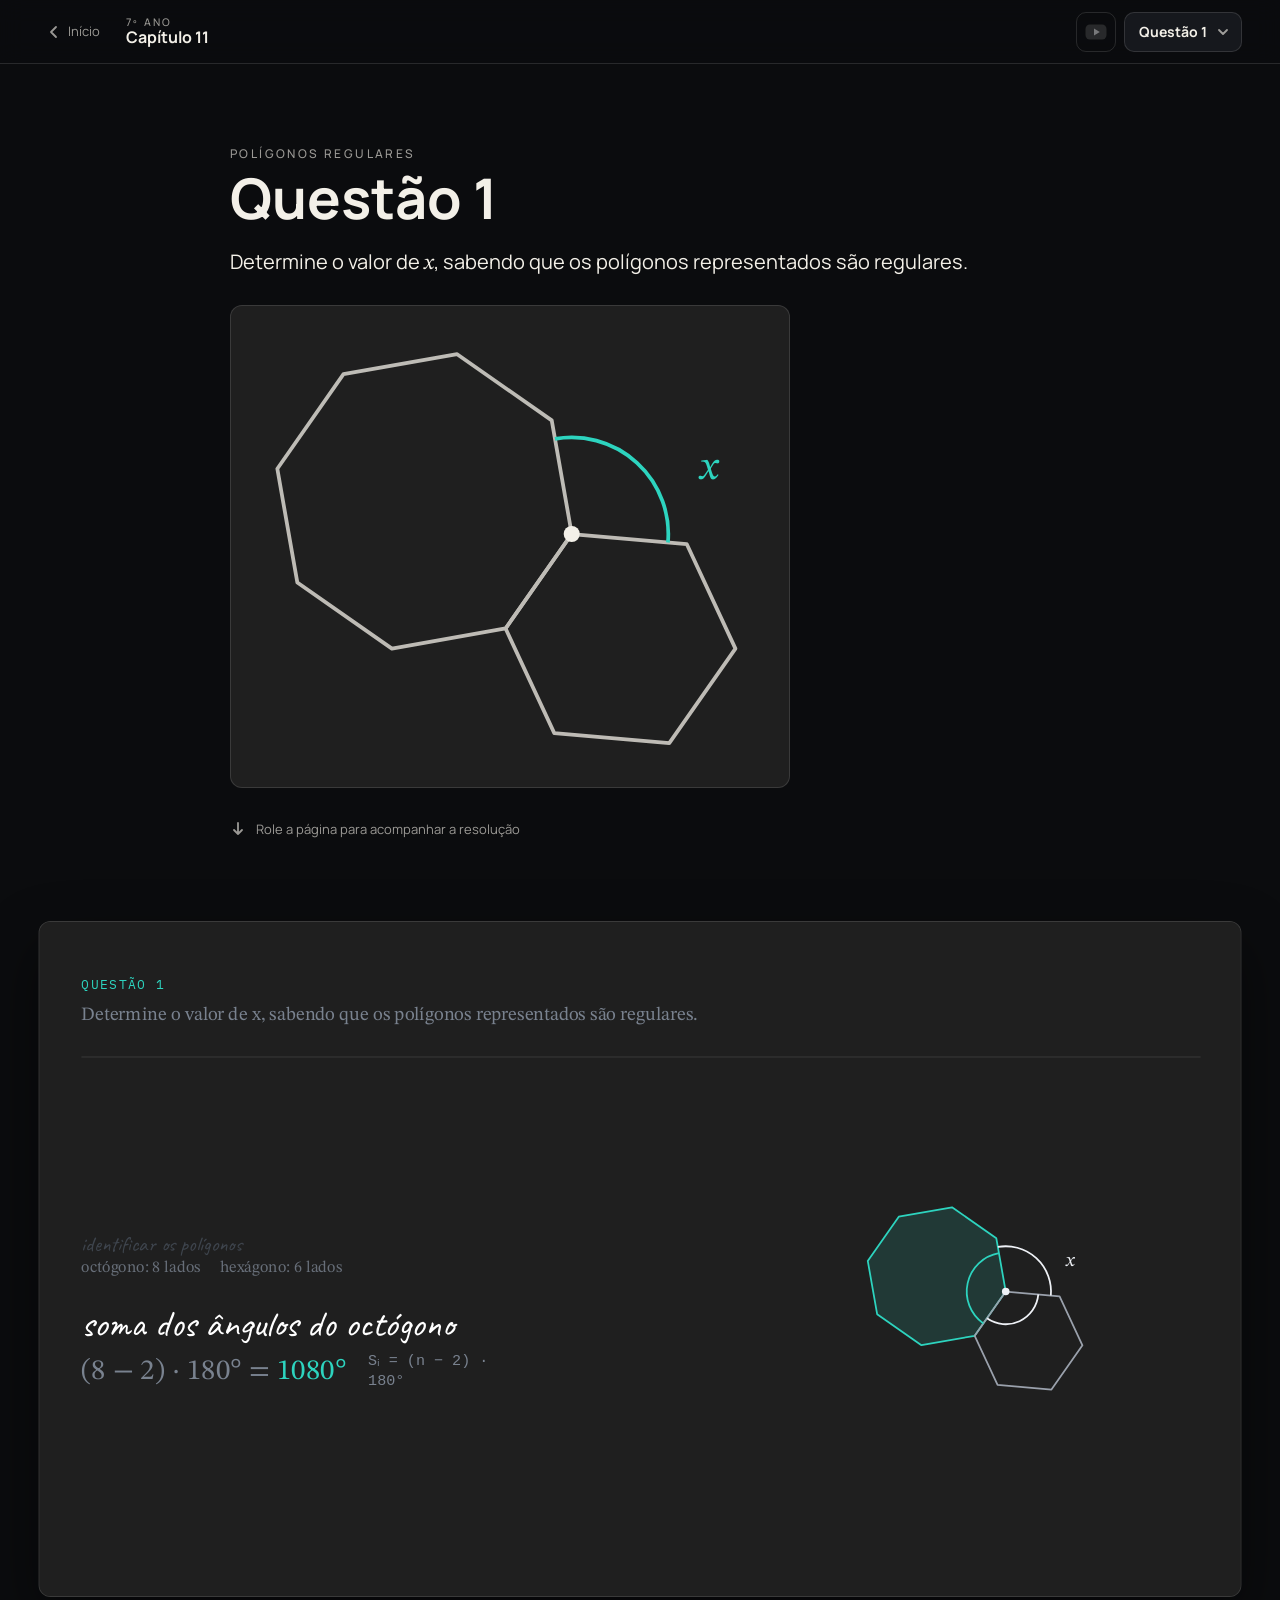
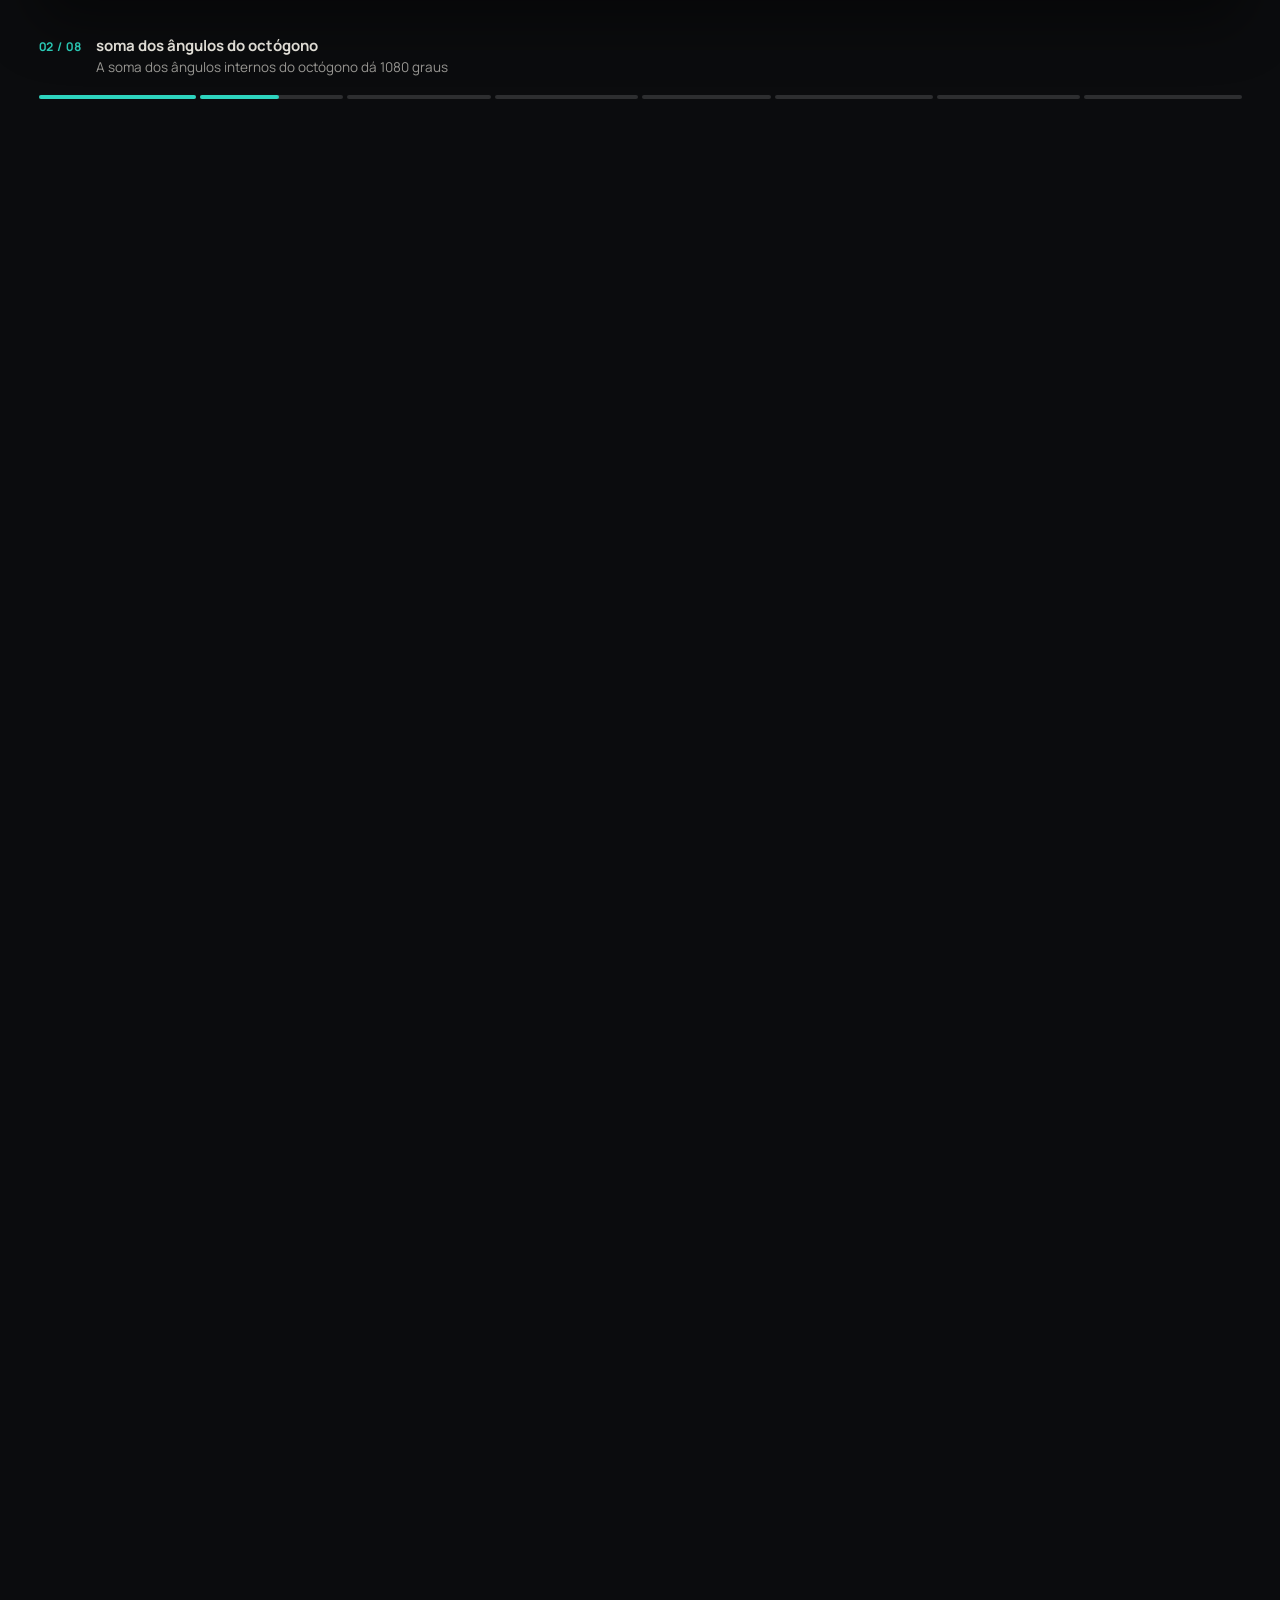
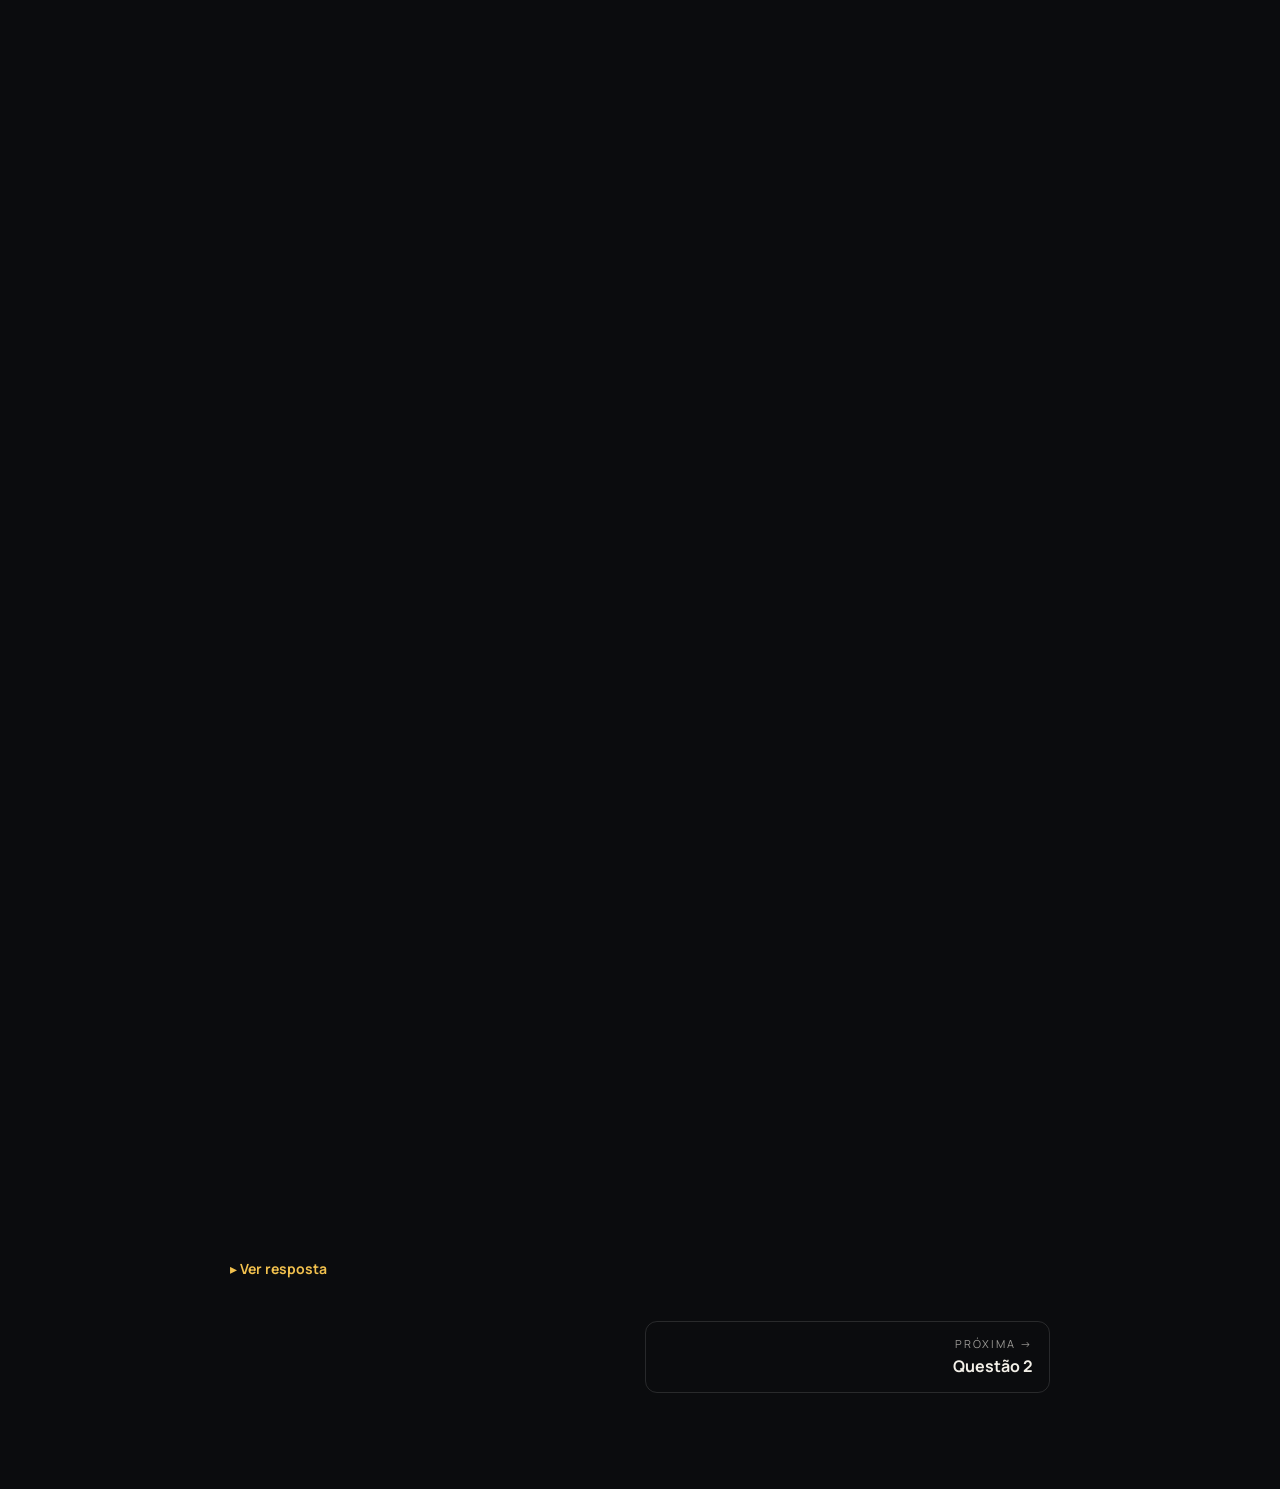
<file: capitulos/capitulo-11.html>
<!DOCTYPE html>
<html lang="pt-BR">
<head>
<meta charset="utf-8"/>
<meta name="viewport" content="width=device-width, initial-scale=1.0"/>
<title>Capítulo 11 — Questões resolvidas · 7º ano</title>
<meta name="theme-color" content="#0b0c0e"/>

<link rel="preconnect" href="https://fonts.googleapis.com"/>
<link rel="preconnect" href="https://fonts.gstatic.com" crossorigin/>
<!-- Manrope: interface. Caveat, IBM Plex Mono e STIX Two Text: resolucoes animadas. -->
<link href="https://fonts.googleapis.com/css2?family=Manrope:wght@400;500;700&family=Caveat:wght@500;600&family=IBM+Plex+Mono:wght@400;500&family=STIX+Two+Text:wght@400;500&display=swap" rel="stylesheet"/>

<link rel="stylesheet" href="../assets/css/base.css"/>
<link rel="stylesheet" href="../assets/css/capitulo.css"/>
<link rel="stylesheet" href="../assets/css/questao.css"/>

<!-- Resolucoes: React local + um arquivo por questao + motor da rolagem.
     defer preserva a ordem de execucao. -->
<script defer src="../assets/vendor/react/react.production.min.js"></script>
<script defer src="../assets/vendor/react/react-dom.production.min.js"></script>
<script defer src="../assets/questoes/capitulo-11/q01-poligonos-regulares.js"></script>
<script defer src="../assets/questoes/capitulo-11/q02-poligonos-diagonais.js"></script>
<script defer src="../assets/questoes/capitulo-11/q03-angulos-dbe.js"></script>
<script defer src="../assets/questoes/capitulo-11/q04-angulo-x.js"></script>
<script defer src="../assets/questoes/capitulo-11/q07-triangulo.js"></script>
<script defer src="../assets/questoes/capitulo-11/q08-classificacao.js"></script>
<script defer src="../assets/js/questao-cena.js"></script>
<script defer src="../assets/js/capitulo.js?v=2"></script>
</head>

<body data-capitulo="11" data-livro="3">

<header class="page-header">
  <div class="page-header-inner">
    <a class="back-link" href="../index.html" aria-label="Voltar ao início">
      <svg width="16" height="16" viewBox="0 0 16 16" aria-hidden="true"><path d="M10 3 5 8l5 5" fill="none" stroke="currentColor" stroke-width="1.8" stroke-linecap="round" stroke-linejoin="round"/></svg>
      <span>Início</span>
    </a>
    <div class="page-id">
      <span class="page-kicker">7º ano</span>
      <span class="page-title">Capítulo 11</span>
    </div>

    <div class="page-actions">
      <!-- Aponta para o data-youtube da questao aberta (capitulo.js). -->
      <a class="yt-link is-disabled" id="yt-link" target="_blank" rel="noopener" aria-disabled="true" title="Vídeo narrado em breve">
        <svg viewBox="0 0 24 24" aria-hidden="true">
          <rect x="1.5" y="4.5" width="21" height="15" rx="4.5" fill="#ff1f1f"/>
          <path d="M10 8.6v6.8l5.8-3.4z" fill="#fff"/>
        </svg>
      </a>

      <div class="q-menu">
        <button type="button" class="q-menu-btn" id="q-menu-btn" aria-haspopup="menu" aria-expanded="false" aria-controls="q-menu-list">
          <span><span class="q-menu-prefixo">Questão </span><span class="q-menu-num">1</span></span>
          <svg viewBox="0 0 16 16" aria-hidden="true"><path d="m4 6 4 4 4-4" fill="none" stroke="currentColor" stroke-width="1.8" stroke-linecap="round" stroke-linejoin="round"/></svg>
        </button>
        <ul class="q-menu-list" id="q-menu-list" role="menu" aria-label="Questões do capítulo 11" hidden></ul>
      </div>
    </div>
  </div>
</header>

<main class="questoes">

  <!-- ============================================================
       Uma questao = um <article>. O menu do header e a navegacao
       anterior/proxima sao montados a partir destes blocos.

       id            ancora da URL (capitulo-11.html#q1)
       data-youtube  link do video narrado; vazio = icone desativado
       data-pagina   pagina no livro; aparece no menu junto com o livro
       data-livro    livro desta questao, se diferente do data-livro do <body>
       data-resumo   texto do menu, quando o enunciado tem formulas (opcional)
       data-cena     id da resolucao animada em window.Questoes
       ============================================================ -->

  <article class="questao" id="q1" data-pagina="24" data-youtube="">
    <header class="questao-intro">
      <p class="questao-tema">Polígonos regulares</p>
      <h1 class="questao-titulo">Questão 1</h1>
      <p class="questao-enunciado">Determine o valor de <i>x</i>, sabendo que os polígonos representados são regulares.</p>

      <!-- Mesma geometria da figura da animacao (q01-poligonos-regulares.js), em repouso. -->
      <figure class="questao-figura">
        <svg viewBox="88 172 392 334" role="img" aria-label="Um octógono regular e um hexágono regular com um vértice em comum. No vértice, o ângulo x completa a volta entre os dois polígonos.">
          <g fill="none" stroke="currentColor" stroke-width="2.8" stroke-linejoin="round" opacity="0.75"><polygon points="330.0,330.0 315.1,245.3 244.6,196.0 159.9,210.9 110.6,281.4 125.5,366.1 196.0,415.4 280.7,400.4"/><polygon points="330.0,330.0 280.7,400.4 317.0,478.4 402.7,485.9 452.0,415.4 415.7,337.5"/></g>
          <path class="fig-destaque" fill="none" stroke-width="2.8" d="M 401.7 336.3 A 72 72 0 0 0 317.5 259.1"/>
          <circle cx="330" cy="330" r="6" fill="currentColor"/>
          <g font-family="'STIX Two Text', Georgia, serif" font-size="30" text-anchor="middle"><text class="fig-destaque" x="432.2" y="289.0" font-style="italic">x</text></g>
        </svg>
      </figure>
      <p class="questao-dica">
        <svg viewBox="0 0 16 16" aria-hidden="true"><path d="M8 2v11m0 0-4-4m4 4 4-4" fill="none" stroke="currentColor" stroke-width="1.8" stroke-linecap="round" stroke-linejoin="round"/></svg>
        Role a página para acompanhar a resolução
      </p>
    </header>

    <div class="questao-cena" data-cena="cap11-q01"></div>

    <footer class="questao-fim">
      <details class="questao-resposta">
        <summary>Ver resposta</summary>
        <p><i>x</i> = <strong>105°</strong></p>
      </details>
      <nav class="questao-nav" aria-label="Outras questões"></nav>
    </footer>
  </article>

  <article class="questao" id="q2" data-pagina="20" data-youtube="">
    <header class="questao-intro">
      <p class="questao-tema">Soma dos ângulos internos</p>
      <h1 class="questao-titulo">Questão 2</h1>
      <p class="questao-enunciado">Compare o número de vértices de cada polígono com o número de diagonais que partem de um vértice.</p>

      <!-- Quadrilatero, pentagono e hexagono com as diagonais de um vertice, como na animacao (q02-poligonos-diagonais.js). -->
      <figure class="questao-figura">
        <svg viewBox="20 20 860 260" role="img" aria-label="Um quadrilátero, um pentágono e um hexágono. Em cada um, as diagonais partem de um mesmo vértice.">
          <polygon points="72.2,72.2 227.8,72.2 227.8,227.8 72.2,227.8" fill="none" stroke="currentColor" stroke-width="2.6" stroke-linejoin="round" opacity="0.75"/>
          <g class="fig-destaque" stroke-width="2.4"><line x1="72.2" y1="72.2" x2="227.8" y2="227.8"/></g>
          <g fill="currentColor" opacity="0.75"><circle cx="227.8" cy="72.2" r="4.5"/><circle cx="227.8" cy="227.8" r="4.5"/><circle cx="72.2" cy="227.8" r="4.5"/></g>
          <circle class="fig-destaque-ponto" cx="72.2" cy="72.2" r="6.5"/>
          <polygon points="385.3,61.0 514.7,61.0 554.6,184.0 450.0,260.0 345.4,184.0" fill="none" stroke="currentColor" stroke-width="2.6" stroke-linejoin="round" opacity="0.75"/>
          <g class="fig-destaque" stroke-width="2.4"><line x1="385.3" y1="61.0" x2="554.6" y2="184.0"/><line x1="385.3" y1="61.0" x2="450.0" y2="260.0"/></g>
          <g fill="currentColor" opacity="0.75"><circle cx="514.7" cy="61.0" r="4.5"/><circle cx="554.6" cy="184.0" r="4.5"/><circle cx="450.0" cy="260.0" r="4.5"/><circle cx="345.4" cy="184.0" r="4.5"/></g>
          <circle class="fig-destaque-ponto" cx="385.3" cy="61.0" r="6.5"/>
          <polygon points="695.0,54.7 805.0,54.7 860.0,150.0 805.0,245.3 695.0,245.3 640.0,150.0" fill="none" stroke="currentColor" stroke-width="2.6" stroke-linejoin="round" opacity="0.75"/>
          <g class="fig-destaque" stroke-width="2.4"><line x1="695.0" y1="54.7" x2="860.0" y2="150.0"/><line x1="695.0" y1="54.7" x2="805.0" y2="245.3"/><line x1="695.0" y1="54.7" x2="695.0" y2="245.3"/></g>
          <g fill="currentColor" opacity="0.75"><circle cx="805.0" cy="54.7" r="4.5"/><circle cx="860.0" cy="150.0" r="4.5"/><circle cx="805.0" cy="245.3" r="4.5"/><circle cx="695.0" cy="245.3" r="4.5"/><circle cx="640.0" cy="150.0" r="4.5"/></g>
          <circle class="fig-destaque-ponto" cx="695.0" cy="54.7" r="6.5"/>
        </svg>
      </figure>
      <ol class="questao-itens">
        <li><span>a)</span> O que se pode concluir sobre o número de triângulos formados nessa situação?</li>
        <li><span>b)</span> Escreva uma fórmula para obter a soma das medidas dos ângulos internos (<i>S</i><sub>i</sub>) de um polígono regular com <i>n</i> vértices.</li>
      </ol>
      <p class="questao-dica">
        <svg viewBox="0 0 16 16" aria-hidden="true"><path d="M8 2v11m0 0-4-4m4 4 4-4" fill="none" stroke="currentColor" stroke-width="1.8" stroke-linecap="round" stroke-linejoin="round"/></svg>
        Role a página para acompanhar a resolução
      </p>
    </header>

    <div class="questao-cena" data-cena="cap11-q02"></div>

    <footer class="questao-fim">
      <details class="questao-resposta">
        <summary>Ver resposta</summary>
        <p>a) Um polígono de <i>n</i> vértices fica dividido em <strong><i>n</i> − 2 triângulos</strong>.</p>
        <p>b) <strong><i>S</i><sub>i</sub> = (<i>n</i> − 2) · 180°</strong></p>
      </details>
      <nav class="questao-nav" aria-label="Outras questões"></nav>
    </footer>
  </article>

  <article class="questao" id="q3" data-pagina="24" data-youtube="">
    <header class="questao-intro">
      <p class="questao-tema">Ângulos no triângulo</p>
      <h1 class="questao-titulo">Questão 3</h1>
      <p class="questao-enunciado">Na figura, o valor de 3<i>y</i> − <i>x</i>, em graus, é</p>

      <!-- Mesma geometria da figura da animacao (q03-angulos-dbe.js), em repouso. -->
      <figure class="questao-figura">
        <svg viewBox="10 100 640 340" role="img" aria-label="Segmento DA com os pontos D, E e A. B está acima, ligado a D, E e A; C fica no prolongamento de AB. Em B, entre BC e BD, 80°; entre BD e BE, 36°. Os ângulos em E, entre EA e EB, e em A valem x; em D, o ângulo y.">
          <g stroke="currentColor" stroke-width="2.6" stroke-linecap="round" opacity="0.75"><line x1="422.0" y1="138.0" x2="580.0" y2="390.0"/><line x1="59.0" y1="390.0" x2="580.0" y2="390.0"/><line x1="59.0" y1="390.0" x2="475.0" y2="222.0"/><line x1="370.0" y1="390.0" x2="475.0" y2="222.0"/></g>
          <g fill="none" stroke="currentColor" stroke-width="2.6"><path d="M 429.4 149.1 A 86 86 0 0 0 395.3 254.2"/><path d="M 413.8 246.7 A 66 66 0 0 0 440.0 278.0"/></g>
          <g class="fig-destaque" fill="none" stroke-width="2.6"><path d="M 422.0 390.0 A 52 52 0 0 0 397.6 345.9"/><path d="M 550.3 342.5 A 56 56 0 0 0 524.0 390.0"/><path d="M 125.0 390.0 A 66 66 0 0 0 120.2 365.3"/></g>
          <g font-family="'STIX Two Text', Georgia, serif" font-size="26" text-anchor="middle" fill="currentColor"><text x="368.5" y="195.4">80°</text><text x="404.5" y="289.1">36°</text><text class="fig-destaque" x="436.5" y="361.2" font-style="italic">x</text><text class="fig-destaque" x="510.0" y="359.2" font-style="italic">x</text><text class="fig-destaque" x="145.4" y="381.2" font-style="italic">y</text></g>
          <g font-family="'IBM Plex Mono', monospace" font-size="24" fill="currentColor" opacity="0.7"><text x="396.0" y="132.0">C</text><text x="491.0" y="218.0">B</text><text x="594.0" y="416.0">A</text><text x="362.0" y="422.0">E</text><text x="33.0" y="400.0">D</text></g>
        </svg>
      </figure>
      <ol class="questao-alternativas">
        <li><span>a)</span> 8°</li>
        <li><span>b)</span> 10°</li>
        <li><span>c)</span> 12°</li>
        <li><span>d)</span> 16°</li>
      </ol>
      <p class="questao-dica">
        <svg viewBox="0 0 16 16" aria-hidden="true"><path d="M8 2v11m0 0-4-4m4 4 4-4" fill="none" stroke="currentColor" stroke-width="1.8" stroke-linecap="round" stroke-linejoin="round"/></svg>
        Role a página para acompanhar a resolução
      </p>
    </header>

    <div class="questao-cena" data-cena="cap11-q03"></div>

    <footer class="questao-fim">
      <details class="questao-resposta">
        <summary>Ver resposta</summary>
        <p>Alternativa <strong>a)</strong>: 3<i>y</i> − <i>x</i> = <strong>8°</strong> (<i>x</i> = 58° e <i>y</i> = 22°).</p>
      </details>
      <nav class="questao-nav" aria-label="Outras questões"></nav>
    </footer>
  </article>

  <article class="questao" id="q4" data-pagina="25" data-youtube="">
    <header class="questao-intro">
      <p class="questao-tema">Polígonos regulares</p>
      <h1 class="questao-titulo">Questão 4</h1>
      <p class="questao-enunciado">Determine a medida do ângulo <i>x</i> em cada uma das figuras seguintes, sabendo que:</p>
      <ol class="questao-itens">
        <li><span>a)</span> ABCD e ABE são regulares;</li>
        <li><span>b)</span> ABCDE é regular.</li>
      </ol>

      <!-- Mesma geometria das figuras da animacao (q04-angulo-x.js), em repouso. -->
      <div class="questao-figuras">
        <figure class="questao-figura">
          <svg viewBox="30 90 390 380" role="img" aria-label="Quadrado ABCD com o triângulo equilátero ABE construído sobre o lado AB, com E dentro do quadrado. O ângulo x é o ângulo DEA, no vértice E, entre os segmentos ED e EA.">
          <g fill="none" stroke="currentColor" stroke-width="2.6" stroke-linejoin="round" stroke-linecap="round" opacity="0.75">
            <polygon points="80.0,420.0 380.0,420.0 380.0,120.0 80.0,120.0"/>
            <line x1="80.0" y1="420.0" x2="230.0" y2="160.2"/>
            <line x1="380.0" y1="420.0" x2="230.0" y2="160.2"/>
            <line x1="80.0" y1="120.0" x2="230.0" y2="160.2"/>
          </g>
          <path class="fig-destaque" fill="none" stroke-width="2.6" d="M 175.9 145.7 A 56 56 0 0 0 202.0 208.7"/>
          <g font-family="'STIX Two Text', Georgia, serif" font-size="28" text-anchor="middle">
            <text class="fig-destaque" x="145.0" y="204.4" font-style="italic">x</text>
          </g>
          <g font-family="'STIX Two Text', Georgia, serif" font-size="30" fill="currentColor" opacity="0.7">
            <text x="46.0" y="454.0">A</text><text x="394.0" y="454.0">B</text><text x="394.0" y="108.0">C</text><text x="46.0" y="108.0">D</text><text x="246.0" y="154.2">E</text>
          </g>
        </svg>
          <figcaption>a) quadrado ABCD e triângulo ABE</figcaption>
        </figure>
        <figure class="questao-figura">
          <svg viewBox="20 40 520 520" role="img" aria-label="Pentágono regular ABCDE com as diagonais EB e EC traçadas. O ângulo x é o ângulo BEC, no vértice E, entre as duas diagonais.">
          <g fill="none" stroke="currentColor" stroke-width="2.6" stroke-linejoin="round" stroke-linecap="round" opacity="0.75">
            <polygon points="150.7,478.0 409.3,478.0 489.2,232.0 280.0,80.0 70.8,232.0"/>
            <line x1="70.8" y1="232.0" x2="489.2" y2="232.0"/>
            <line x1="70.8" y1="232.0" x2="409.3" y2="478.0"/>
          </g>
          <path class="fig-destaque" fill="none" stroke-width="2.6" d="M 154.9 293.1 A 104 104 0 0 0 174.8 232.0"/>
          <g font-family="'STIX Two Text', Georgia, serif" font-size="28" text-anchor="middle">
            <text class="fig-destaque" x="196.3" y="281.8" font-style="italic">x</text>
          </g>
          <g font-family="'STIX Two Text', Georgia, serif" font-size="30" fill="currentColor" opacity="0.7">
            <text x="136.7" y="518.0">A</text><text x="403.3" y="518.0">B</text><text x="507.2" y="240.0">C</text><text x="270.0" y="62.0">D</text><text x="30.8" y="240.0">E</text>
          </g>
        </svg>
          <figcaption>b) pentágono ABCDE</figcaption>
        </figure>
      </div>

      <p class="questao-dica">
        <svg viewBox="0 0 16 16" aria-hidden="true"><path d="M8 2v11m0 0-4-4m4 4 4-4" fill="none" stroke="currentColor" stroke-width="1.8" stroke-linecap="round" stroke-linejoin="round"/></svg>
        Role a página para acompanhar a resolução
      </p>
    </header>

    <div class="questao-cena" data-cena="cap11-q04"></div>

    <footer class="questao-fim">
      <details class="questao-resposta">
        <summary>Ver resposta</summary>
        <p>a) <i>x</i> = <strong>75°</strong></p>
        <p>b) <i>x</i> = <strong>36°</strong></p>
      </details>
      <nav class="questao-nav" aria-label="Outras questões"></nav>
    </footer>
  </article>

  <article class="questao" id="q7" data-pagina="15" data-youtube="">
    <header class="questao-intro">
      <p class="questao-tema">Ângulos no triângulo</p>
      <h1 class="questao-titulo">Questão 7</h1>
      <p class="questao-enunciado">Determine as medidas <i>x</i> e <i>y</i> dos ângulos assinalados na figura a seguir.</p>

      <!-- Mesma geometria da figura da animacao (q07-triangulo.js), em repouso. -->
      <figure class="questao-figura">
        <svg viewBox="20 120 560 300" role="img" aria-label="Triângulo com a base sobre uma reta. No vértice da esquerda, o ângulo externo mede 137° e o interno é x; no vértice de cima, 28°; no vértice da direita, o ângulo y.">
          <g stroke="currentColor" stroke-width="2.6" stroke-linecap="round" opacity="0.75"><line x1="60.0" y1="360.0" x2="520.0" y2="360.0"/><line x1="200.0" y1="360.0" x2="406.0" y2="168.0"/><line x1="340.0" y1="360.0" x2="406.0" y2="168.0"/></g>
          <g fill="none" stroke="currentColor" stroke-width="2.6"><path d="M 241.0 321.8 A 56 56 0 0 0 144.0 360.0"/><path d="M 365.0 206.2 A 56 56 0 0 0 387.8 221.0"/></g>
          <g class="fig-destaque" fill="none" stroke-width="2.6"><path d="M 240.0 360.0 A 40 40 0 0 0 229.3 332.7"/><path d="M 354.3 318.4 A 44 44 0 0 0 296.0 360.0"/></g>
          <g font-family="'STIX Two Text', Georgia, serif" font-size="27" text-anchor="middle" fill="currentColor"><text x="164.8" y="270.7">137°</text><text x="355.9" y="245.2">28°</text><text class="fig-destaque" x="254" y="349" font-style="italic">x</text><text class="fig-destaque" x="305" y="320" font-style="italic">y</text></g>
        </svg>
      </figure>
      <p class="questao-dica">
        <svg viewBox="0 0 16 16" aria-hidden="true"><path d="M8 2v11m0 0-4-4m4 4 4-4" fill="none" stroke="currentColor" stroke-width="1.8" stroke-linecap="round" stroke-linejoin="round"/></svg>
        Role a página para acompanhar a resolução
      </p>
    </header>

    <div class="questao-cena" data-cena="cap11-q07"></div>

    <footer class="questao-fim">
      <details class="questao-resposta">
        <summary>Ver resposta</summary>
        <p><i>x</i> = <strong>43°</strong> e <i>y</i> = <strong>109°</strong></p>
      </details>
      <nav class="questao-nav" aria-label="Outras questões"></nav>
    </footer>
  </article>

  <article class="questao" id="q8" data-pagina="15" data-youtube="">
    <header class="questao-intro">
      <p class="questao-tema">Classificação de triângulos</p>
      <h1 class="questao-titulo">Questão 8</h1>
      <p class="questao-enunciado">As medidas dos ângulos internos de um triângulo podem ser representadas por 5<i>x</i>, 2<i>x</i> − 3° e 2<i>x</i> + 3°. Esse triângulo é retângulo, obtusângulo ou acutângulo?</p>
      <p class="questao-dica">
        <svg viewBox="0 0 16 16" aria-hidden="true"><path d="M8 2v11m0 0-4-4m4 4 4-4" fill="none" stroke="currentColor" stroke-width="1.8" stroke-linecap="round" stroke-linejoin="round"/></svg>
        Role a página para acompanhar a resolução
      </p>
    </header>

    <div class="questao-cena" data-cena="cap11-q08"></div>

    <footer class="questao-fim">
      <details class="questao-resposta">
        <summary>Ver resposta</summary>
        <p>O triângulo é <strong>obtusângulo</strong>: seus ângulos medem 100°, 37° e 43°.</p>
      </details>
      <nav class="questao-nav" aria-label="Outras questões"></nav>
    </footer>
  </article>

</main>

</body>
</html>
</file>
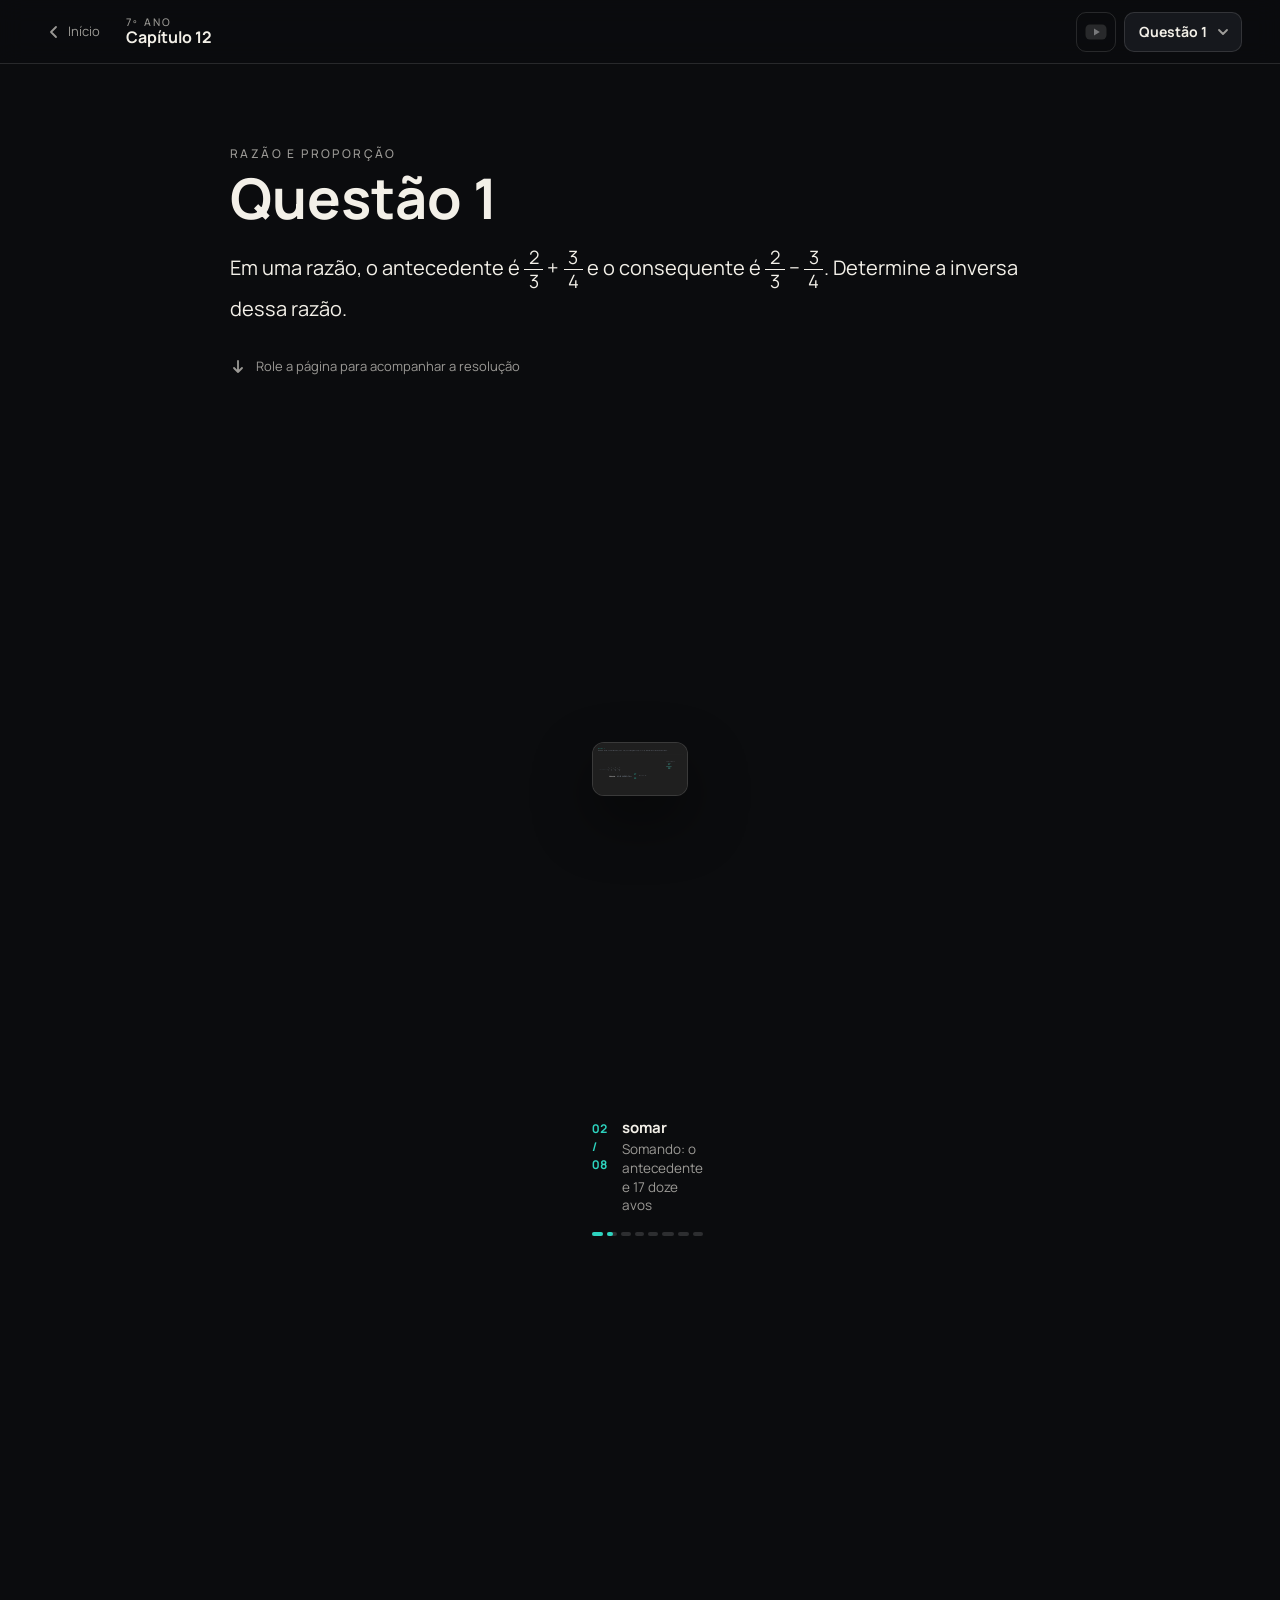
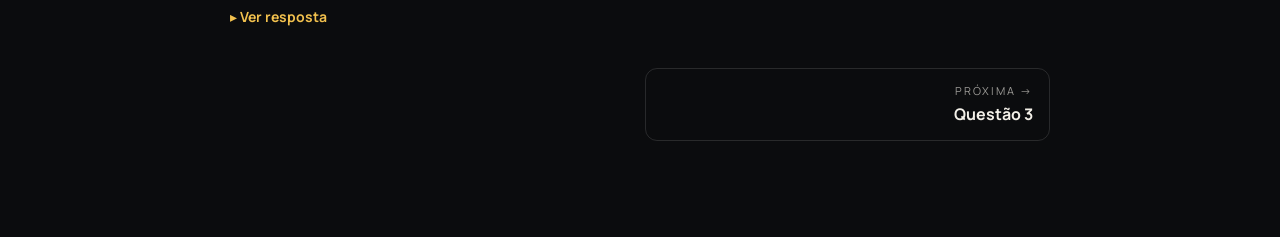
<file: capitulos/capitulo-12.html>
<!DOCTYPE html>
<html lang="pt-BR">
<head>
<meta charset="utf-8"/>
<meta name="viewport" content="width=device-width, initial-scale=1.0"/>
<title>Capítulo 12 — Questões resolvidas · 7º ano</title>
<meta name="theme-color" content="#0b0c0e"/>

<link rel="preconnect" href="https://fonts.googleapis.com"/>
<link rel="preconnect" href="https://fonts.gstatic.com" crossorigin/>
<!-- Manrope: interface. Caveat, IBM Plex Mono e STIX Two Text: resolucoes animadas. -->
<link href="https://fonts.googleapis.com/css2?family=Manrope:wght@400;500;700&family=Caveat:wght@500;600&family=IBM+Plex+Mono:wght@400;500&family=STIX+Two+Text:wght@400;500&display=swap" rel="stylesheet"/>

<link rel="stylesheet" href="../assets/css/base.css"/>
<link rel="stylesheet" href="../assets/css/capitulo.css"/>
<link rel="stylesheet" href="../assets/css/questao.css"/>

<!-- Resolucoes: React local + um arquivo por questao + motor da rolagem.
     defer preserva a ordem de execucao. -->
<script defer src="../assets/vendor/react/react.production.min.js"></script>
<script defer src="../assets/vendor/react/react-dom.production.min.js"></script>
<!-- lottie-web: icones animados da questao 4. -->
<script defer src="../assets/vendor/lottie/lottie.min.js"></script>
<script defer src="../assets/questoes/capitulo-12/q01-inversa.js"></script>
<script defer src="../assets/questoes/capitulo-12/q03-handebol.js"></script>
<script defer src="../assets/questoes/capitulo-12/q03c-proporcao.js"></script>
<script defer src="../assets/questoes/capitulo-12/q03f-proporcao.js"></script>
<script defer src="../assets/questoes/capitulo-12/q04-bolo.js"></script>
<script defer src="../assets/questoes/capitulo-12/q10-idades.js"></script>
<script defer src="../assets/js/questao-cena.js"></script>
<script defer src="../assets/js/capitulo.js?v=2"></script>
</head>

<body data-capitulo="12" data-livro="3">

<header class="page-header">
  <div class="page-header-inner">
    <a class="back-link" href="../index.html" aria-label="Voltar ao início">
      <svg width="16" height="16" viewBox="0 0 16 16" aria-hidden="true"><path d="M10 3 5 8l5 5" fill="none" stroke="currentColor" stroke-width="1.8" stroke-linecap="round" stroke-linejoin="round"/></svg>
      <span>Início</span>
    </a>
    <div class="page-id">
      <span class="page-kicker">7º ano</span>
      <span class="page-title">Capítulo 12</span>
    </div>

    <div class="page-actions">
      <!-- Aponta para o data-youtube da questao aberta (capitulo.js). -->
      <a class="yt-link is-disabled" id="yt-link" target="_blank" rel="noopener" aria-disabled="true" title="Vídeo narrado em breve">
        <svg viewBox="0 0 24 24" aria-hidden="true">
          <rect x="1.5" y="4.5" width="21" height="15" rx="4.5" fill="#ff1f1f"/>
          <path d="M10 8.6v6.8l5.8-3.4z" fill="#fff"/>
        </svg>
      </a>

      <div class="q-menu">
        <button type="button" class="q-menu-btn" id="q-menu-btn" aria-haspopup="menu" aria-expanded="false" aria-controls="q-menu-list">
          <span><span class="q-menu-prefixo">Questão </span><span class="q-menu-num">1</span></span>
          <svg viewBox="0 0 16 16" aria-hidden="true"><path d="m4 6 4 4 4-4" fill="none" stroke="currentColor" stroke-width="1.8" stroke-linecap="round" stroke-linejoin="round"/></svg>
        </button>
        <ul class="q-menu-list" id="q-menu-list" role="menu" aria-label="Questões do capítulo 12" hidden></ul>
      </div>
    </div>
  </div>
</header>

<main class="questoes">

  <!-- ============================================================
       Uma questao = um <article>. O menu do header e a navegacao
       anterior/proxima sao montados a partir destes blocos.

       id            ancora da URL (capitulo-12.html#q1)
       data-youtube  link do video narrado; vazio = icone desativado
       data-pagina   pagina no livro; aparece no menu junto com o livro
       data-livro    livro desta questao, se diferente do data-livro do <body>
       data-resumo   texto do menu, quando o enunciado tem formulas (opcional)
       data-cena     id da resolucao animada em window.Questoes
       ============================================================ -->

  <article class="questao" id="q1" data-pagina="35" data-youtube=""
           data-resumo="Em uma razão, o antecedente é 2/3 + 3/4 e o consequente é 2/3 − 3/4. Determine a inversa dessa razão.">
    <header class="questao-intro">
      <p class="questao-tema">Razão e proporção</p>
      <h1 class="questao-titulo">Questão 1</h1>
      <p class="questao-enunciado">Em uma razão, o antecedente é <span class="mat-frac"><span>2</span><span>3</span></span> + <span class="mat-frac"><span>3</span><span>4</span></span> e o consequente é <span class="mat-frac"><span>2</span><span>3</span></span> − <span class="mat-frac"><span>3</span><span>4</span></span>. Determine a inversa dessa razão.</p>
      <p class="questao-dica">
        <svg viewBox="0 0 16 16" aria-hidden="true"><path d="M8 2v11m0 0-4-4m4 4 4-4" fill="none" stroke="currentColor" stroke-width="1.8" stroke-linecap="round" stroke-linejoin="round"/></svg>
        Role a página para acompanhar a resolução
      </p>
    </header>

    <div class="questao-cena" data-cena="cap12-q01"></div>

    <footer class="questao-fim">
      <details class="questao-resposta">
        <summary>Ver resposta</summary>
        <p>A inversa da razão é <span class="mat-frac mat-frac--forte"><span>−1</span><span>17</span></span>.</p>
      </details>
      <nav class="questao-nav" aria-label="Outras questões"></nav>
    </footer>
  </article>

  <article class="questao" id="q3" data-pagina="35" data-youtube="">
    <header class="questao-intro">
      <p class="questao-tema">Razão</p>
      <h1 class="questao-titulo">Questão 3</h1>
      <p class="questao-enunciado">Em uma partida de handebol, Júnior conseguiu marcar 9 gols de 12 tentativas. João, por sua vez, tentou 16 vezes e marcou 12 gols. Se o desempenho dos jogadores é dado pela razão entre acertos e erros, nessa ordem, quem teve o melhor desempenho na partida?</p>
      <p class="questao-dica">
        <svg viewBox="0 0 16 16" aria-hidden="true"><path d="M8 2v11m0 0-4-4m4 4 4-4" fill="none" stroke="currentColor" stroke-width="1.8" stroke-linecap="round" stroke-linejoin="round"/></svg>
        Role a página para acompanhar a resolução
      </p>
    </header>

    <div class="questao-cena" data-cena="cap12-q03"></div>

    <footer class="questao-fim">
      <details class="questao-resposta">
        <summary>Ver resposta</summary>
        <p>Os dois tiveram o <strong>mesmo desempenho</strong>: a razão é 3 para cada um (9 para 3 e 12 para 4).</p>
      </details>
      <nav class="questao-nav" aria-label="Outras questões"></nav>
    </footer>
  </article>

  <article class="questao" id="q3c" data-pagina="39" data-youtube=""
           data-resumo="Calcule o valor de x na proporção x / (3x − 2) = 6 / 3.">
    <header class="questao-intro">
      <p class="questao-tema">Proporção</p>
      <h1 class="questao-titulo">Questão 3 · c</h1>
      <p class="questao-enunciado">Calcule o valor de <i>x</i> na proporção <span class="mat-frac"><span><i>x</i></span><span>3<i>x</i> − 2</span></span> = <span class="mat-frac"><span>6</span><span>3</span></span>.</p>
      <p class="questao-dica">
        <svg viewBox="0 0 16 16" aria-hidden="true"><path d="M8 2v11m0 0-4-4m4 4 4-4" fill="none" stroke="currentColor" stroke-width="1.8" stroke-linecap="round" stroke-linejoin="round"/></svg>
        Role a página para acompanhar a resolução
      </p>
    </header>

    <div class="questao-cena" data-cena="cap12-q03c"></div>

    <footer class="questao-fim">
      <details class="questao-resposta">
        <summary>Ver resposta</summary>
        <p><i>x</i> = <span class="mat-frac"><span>4</span><span>5</span></span></p>
      </details>
      <nav class="questao-nav" aria-label="Outras questões"></nav>
    </footer>
  </article>

  <article class="questao" id="q3f" data-pagina="39" data-youtube=""
           data-resumo="Calcule o valor de x na proporção [(x − 2)/3] / [(x − 1)/2] = 1/2.">
    <header class="questao-intro">
      <p class="questao-tema">Proporção</p>
      <h1 class="questao-titulo">Questão 3 · f</h1>
      <p class="questao-enunciado">Calcule o valor de <i>x</i> na proporção <span class="mat-frac"><span><span class="mat-frac"><span><i>x</i> − 2</span><span>3</span></span></span><span><span class="mat-frac"><span><i>x</i> − 1</span><span>2</span></span></span></span> = <span class="mat-frac"><span>1</span><span>2</span></span>.</p>
      <p class="questao-dica">
        <svg viewBox="0 0 16 16" aria-hidden="true"><path d="M8 2v11m0 0-4-4m4 4 4-4" fill="none" stroke="currentColor" stroke-width="1.8" stroke-linecap="round" stroke-linejoin="round"/></svg>
        Role a página para acompanhar a resolução
      </p>
    </header>

    <div class="questao-cena" data-cena="cap12-q03f"></div>

    <footer class="questao-fim">
      <details class="questao-resposta">
        <summary>Ver resposta</summary>
        <p><i>x</i> = <strong>5</strong></p>
      </details>
      <nav class="questao-nav" aria-label="Outras questões"></nav>
    </footer>
  </article>

  <article class="questao" id="q4" data-pagina="39" data-youtube="">
    <header class="questao-intro">
      <p class="questao-tema">Proporção</p>
      <h1 class="questao-titulo">Questão 4</h1>
      <p class="questao-enunciado">Em uma receita de bolo, são necessários 3 ovos para cada 0,5 kg de farinha utilizada. Quantos ovos serão necessários para 2 kg de farinha?</p>
      <p class="questao-dica">
        <svg viewBox="0 0 16 16" aria-hidden="true"><path d="M8 2v11m0 0-4-4m4 4 4-4" fill="none" stroke="currentColor" stroke-width="1.8" stroke-linecap="round" stroke-linejoin="round"/></svg>
        Role a página para acompanhar a resolução
      </p>
    </header>

    <div class="questao-cena" data-cena="cap12-q04"></div>

    <footer class="questao-fim">
      <details class="questao-resposta">
        <summary>Ver resposta</summary>
        <p>São necessários <strong>12 ovos</strong>.</p>
      </details>
      <nav class="questao-nav" aria-label="Outras questões"></nav>
    </footer>
  </article>

  <article class="questao" id="q10" data-pagina="44" data-youtube="">
    <header class="questao-intro">
      <p class="questao-tema">Razão e proporção</p>
      <h1 class="questao-titulo">Questão 10</h1>
      <p class="questao-enunciado">As idades de Vítor e Davi, nessa ordem, estão na razão de 3 para 4. Multiplicando a idade da pessoa mais nova por 5 e a idade da mais velha por 2 e somando os números assim obtidos, o resultado é 69 anos. Qual é a idade de Vítor e a de Davi?</p>
      <p class="questao-dica">
        <svg viewBox="0 0 16 16" aria-hidden="true"><path d="M8 2v11m0 0-4-4m4 4 4-4" fill="none" stroke="currentColor" stroke-width="1.8" stroke-linecap="round" stroke-linejoin="round"/></svg>
        Role a página para acompanhar a resolução
      </p>
    </header>

    <div class="questao-cena" data-cena="cap12-q10"></div>

    <footer class="questao-fim">
      <details class="questao-resposta">
        <summary>Ver resposta</summary>
        <p>Vítor tem <strong>9 anos</strong> e Davi tem <strong>12 anos</strong>.</p>
      </details>
      <nav class="questao-nav" aria-label="Outras questões"></nav>
    </footer>
  </article>

</main>

</body>
</html>
</file>
<file: assets/css/base.css>
/* ============================================================
   base.css — tokens, fontes e reset compartilhados por todas
   as paginas do site.
   ============================================================ */

@font-face {
  font-family: 'Mattilda';
  src: url('../fonts/Mattilda.otf') format('opentype');
  font-weight: 400;
  font-style: normal;
  font-display: swap;
}

:root {
  --bg:        #0b0c0e;
  --surface:   rgba(18, 20, 24, 0.55);
  --surface-2: rgba(28, 31, 37, 0.72);
  --line:      rgba(255, 255, 255, 0.12);
  --line-2:    rgba(255, 255, 255, 0.28);
  --text:      #f3f0e8;
  --muted:     rgba(243, 240, 232, 0.62);
  --accent:    #f2c14e;

  --font-display: 'Mattilda', 'Brush Script MT', cursive;
  --font-ui:      'Manrope', ui-sans-serif, system-ui, 'Segoe UI', sans-serif;

  --ease-out: cubic-bezier(0.16, 1, 0.30, 1);
  --ease-in:  cubic-bezier(0.35, 0, 0.30, 1);
  --fast: 180ms;
  --base: 320ms;

  --gutter: clamp(16px, 3vw, 40px);
}

*, *::before, *::after { box-sizing: border-box; }

html, body { height: 100%; }

body {
  margin: 0;
  background: var(--bg);
  color: var(--text);
  font-family: var(--font-ui);
  font-size: 15px;
  line-height: 1.5;
  -webkit-font-smoothing: antialiased;
}

a { color: inherit; text-decoration: none; }
p { margin: 0; }

:focus-visible { outline: 2px solid var(--accent); outline-offset: 3px; }

.sr-only {
  position: absolute;
  width: 1px; height: 1px;
  padding: 0; margin: -1px;
  overflow: hidden;
  clip: rect(0 0 0 0);
  white-space: nowrap;
  border: 0;
}
</file>
<file: assets/css/capitulo.css>
/* ============================================================
   capitulo.css — paginas de capitulo
   Header fixo com seletor de questao e link do video; uma
   questao por vez ocupa a pagina.
   ============================================================ */

:root { --header-h: 64px; }

/* base.css fixa height:100% para a hero; aqui a pagina cresce com o
   conteudo — com o body preso a' altura da tela, os elementos sticky
   (header e cena) parariam de grudar depois da primeira tela. */
html, body { height: auto; }
body { min-height: 100%; background: var(--bg); }

/* ============================================================
   Header
   ============================================================ */
.page-header {
  position: sticky;
  top: 0;
  z-index: 20;
  height: var(--header-h);
  background: rgba(11, 12, 14, 0.86);
  -webkit-backdrop-filter: blur(12px);
          backdrop-filter: blur(12px);
  border-bottom: 1px solid var(--line);
}
.page-header-inner {
  max-width: 1280px;
  height: 100%;
  margin: 0 auto;
  padding-inline: var(--gutter);
  display: flex;
  align-items: center;
  gap: 14px;
}

.back-link {
  display: inline-flex;
  align-items: center;
  gap: 6px;
  height: 40px;
  padding: 0 12px 0 8px;
  border-radius: 10px;
  font-size: 13px;
  color: var(--muted);
  transition: color var(--fast) var(--ease-in), background var(--fast) var(--ease-in);
}
.back-link:hover { color: var(--text); background: rgba(255, 255, 255, 0.05); }

.page-id { display: flex; flex-direction: column; min-width: 0; line-height: 1.2; }
.page-kicker {
  font-size: 10.5px;
  font-weight: 500;
  letter-spacing: 0.2em;
  text-transform: uppercase;
  color: var(--muted);
}
.page-title { margin: 0; font-size: 16px; font-weight: 700; white-space: nowrap; }

.page-actions { margin-left: auto; display: flex; align-items: center; gap: 8px; }

/* ---------- Link do video ---------- */
.yt-link {
  display: grid;
  place-items: center;
  width: 40px;
  height: 40px;
  border: 1px solid var(--line);
  border-radius: 10px;
  transition: border-color var(--fast) var(--ease-in), background var(--fast) var(--ease-in);
}
.yt-link svg { width: 24px; height: 24px; display: block; }
.yt-link:hover { border-color: var(--line-2); background: rgba(255, 255, 255, 0.05); }
.yt-link.is-disabled { cursor: not-allowed; }
.yt-link.is-disabled svg { filter: grayscale(1); opacity: 0.45; }
.yt-link.is-disabled:hover { border-color: var(--line); background: transparent; }

/* ---------- Seletor de questao ---------- */
.q-menu { position: relative; }

.q-menu-btn {
  display: inline-flex;
  align-items: center;
  gap: 8px;
  height: 40px;
  padding: 0 10px 0 14px;
  border: 1px solid var(--line);
  border-radius: 10px;
  background: var(--surface-2);
  color: var(--text);
  font: 700 14px/1 var(--font-ui);
  cursor: pointer;
  transition: border-color var(--fast) var(--ease-in);
}
.q-menu-btn:hover,
.q-menu-btn[aria-expanded="true"] { border-color: var(--line-2); }
.q-menu-btn svg { width: 16px; height: 16px; color: var(--muted); transition: transform var(--fast) var(--ease-in); }
.q-menu-btn[aria-expanded="true"] svg { transform: rotate(180deg); }

.q-menu-list {
  position: absolute;
  right: 0;
  top: calc(100% + 8px);
  width: min(340px, calc(100vw - 2 * var(--gutter)));
  max-height: min(70vh, 480px);
  overflow: auto;
  margin: 0;
  padding: 6px;
  list-style: none;
  background: #15171b;
  border: 1px solid var(--line-2);
  border-radius: 12px;
  box-shadow: 0 18px 44px rgba(0, 0, 0, 0.55);
}

.q-menu-item {
  display: grid;
  gap: 2px;
  padding: 10px 12px;
  border-radius: 8px;
  color: var(--muted);
  outline: none;
}
.q-menu-item:hover,
.q-menu-item:focus-visible { background: rgba(255, 255, 255, 0.07); color: var(--text); }
.q-menu-n { font-size: 14px; font-weight: 700; color: var(--text); }
.q-menu-item[aria-current="true"] .q-menu-n { color: var(--accent); }
.q-menu-item[aria-current="true"] .q-menu-n::after { content: ' · atual'; font-weight: 500; color: var(--muted); }
.q-menu-s {
  font-size: 12.5px;
  line-height: 1.4;
  display: -webkit-box;
  -webkit-line-clamp: 2;
  -webkit-box-orient: vertical;
  overflow: hidden;
}

/* ============================================================
   Questao
   ============================================================ */
.questoes {
  max-width: 1280px;
  margin: 0 auto;
  padding-inline: var(--gutter);
}

.questao-intro,
.questao-fim { max-width: 820px; margin: 0 auto; }

.questao-intro { padding-block: clamp(40px, 9vh, 96px) clamp(24px, 5vh, 48px); }
.questao-tema {
  font-size: 12px;
  font-weight: 500;
  letter-spacing: 0.2em;
  text-transform: uppercase;
  color: var(--muted);
}
.questao-titulo {
  margin: 6px 0 0;
  font-size: clamp(36px, 6vw, 56px);
  font-weight: 700;
  line-height: 1.05;
}
.questao-enunciado {
  margin-top: 18px;
  font-size: clamp(17px, 1.7vw, 20px);
  line-height: 1.6;
}
/* ---------- Notacao no enunciado ---------- */
.questao-enunciado i,
.questao-resposta i { font-family: 'STIX Two Text', Georgia, serif; font-size: 1.08em; }
.questao-enunciado sup,
.questao-resposta sup { font-size: 0.62em; line-height: 0; }
/* Nome de angulo com chapeu (Â, B̂). O acento combinante (U+0302) sai ao
   lado da letra em varias fontes; o chapeu e' desenhado por cima, como
   nas animacoes. Uso: <span class="mat-chapeu">B</span>. */
.mat-chapeu {
  position: relative;
  display: inline-block;
  font-family: 'STIX Two Text', Georgia, serif;
  font-size: 1.08em;
  line-height: 1;
}
.mat-chapeu::after {
  content: '\02C6';
  position: absolute;
  left: 0;
  right: 0;
  top: -0.38em;
  text-align: center;
  font-size: 0.9em;
  pointer-events: none;
}

/* Equacao longa em linha propria, rolavel se nao couber. */
.mat-bloco {
  display: flex;
  align-items: center;
  flex-wrap: nowrap;
  gap: 0.35em;
  width: fit-content;
  max-width: 100%;
  margin: 14px 0;
  padding: 10px 2px;
  overflow-x: auto;
  white-space: nowrap;
}
.mat-frac {
  display: inline-flex;
  flex-direction: column;
  align-items: center;
  vertical-align: middle;
  line-height: 1.25;
  font-size: 0.92em;
}
.mat-frac > span { padding: 0 0.25em; }
.mat-frac > span:first-child { border-bottom: 1.5px solid currentColor; }

.mat-raiz { display: inline-flex; align-items: stretch; white-space: nowrap; }
.mat-raiz::before { content: '√'; font-size: 1.15em; line-height: 1; margin-right: 1px; }
.mat-raiz > span { border-top: 1.5px solid currentColor; padding: 0.05em 0.15em 0; }

.mat-sistema {
  display: inline-flex;
  flex-direction: column;
  vertical-align: middle;
  margin: 4px 0.3em;
  padding: 2px 0 2px 0.7em;
  border-left: 2px solid currentColor;
  border-radius: 10px 0 0 10px;
  line-height: 1.4;
  white-space: nowrap;
}

/* ---------- Alternativas e figura ---------- */
.questao-alternativas {
  display: flex;
  flex-wrap: wrap;
  gap: 8px 12px;
  margin: 20px 0 0;
  padding: 0;
  list-style: none;
  font-size: clamp(16px, 1.6vw, 18px);
}
.questao-alternativas li {
  padding: 6px 14px;
  border: 1px solid var(--line);
  border-radius: 999px;
}
.questao-alternativas span { margin-right: 4px; font-weight: 700; color: var(--muted); }
/* Alternativas com frases inteiras: uma por linha. */
.questao-alternativas--longas { flex-direction: column; align-items: flex-start; }
.questao-alternativas--longas li { border-radius: 12px; }

/* Duas figuras (itens a e b) lado a lado; empilham em tela estreita. */
.questao-figuras {
  display: grid;
  grid-template-columns: repeat(auto-fit, minmax(230px, 1fr));
  gap: 12px;
  max-width: 560px;
}
.questao-figuras .questao-figura { margin-top: 24px; max-width: none; }
.questao-figura figcaption {
  margin-top: 10px;
  font-size: 12.5px;
  color: var(--muted);
}

.questao-figura {
  margin: 24px 0 0;
  padding: 16px;
  max-width: 560px;
  border: 1px solid var(--line);
  border-radius: 12px;
  background: #1f1f1f;
  color: var(--text);
}
.questao-figura svg { display: block; width: 100%; height: auto; overflow: visible; }
/* O que a questao pede (angulos, diagonais) ganha a cor de
   "modificado" das animacoes. A classe pode estar no <path>/<line>
   ou num <g> que os agrupa. */
.questao-figura .fig-destaque { stroke: #2dd4bf; }
.questao-figura text.fig-destaque { fill: #2dd4bf; stroke: none; }
.questao-figura .fig-destaque-ponto { fill: #2dd4bf; }

/* Itens a), b) de uma questao com mais de uma pergunta. */
.questao-itens {
  display: grid;
  gap: 10px;
  margin: 20px 0 0;
  padding: 0;
  list-style: none;
  font-size: clamp(17px, 1.7vw, 20px);
  line-height: 1.55;
}
/* Recuo pendente em vez de grid: o texto do item tem <i> e <sub>, que
   num grid virariam celulas separadas. */
.questao-itens li { padding-left: 1.8em; text-indent: -1.8em; }
.questao-itens span { display: inline-block; width: 1.8em; text-indent: 0; font-weight: 700; color: var(--muted); }
.questao-itens i { font-family: 'STIX Two Text', Georgia, serif; font-size: 1.08em; }
.questao-resposta p + p { margin-top: 4px; }

.questao-dica {
  display: flex;
  align-items: center;
  gap: 10px;
  margin-top: 32px;
  font-size: 13px;
  color: var(--muted);
}
.questao-dica svg { width: 16px; height: 16px; animation: dica 1.8s var(--ease-out) infinite; }
@keyframes dica {
  0%, 100% { transform: translateY(-2px); opacity: 0.6; }
  50%      { transform: translateY(3px);  opacity: 1; }
}

.questao-fim { padding-block: 40px 96px; }

.questao-resposta summary {
  display: inline-block;
  cursor: pointer;
  font-size: 14px;
  font-weight: 700;
  color: var(--accent);
  list-style: none;
}
.questao-resposta summary::-webkit-details-marker { display: none; }
.questao-resposta summary::before { content: '▸ '; }
.questao-resposta[open] summary::before { content: '▾ '; }
.questao-resposta p { margin-top: 8px; font-size: 17px; }
.questao-resposta strong { color: #f9a03c; }
/* Fracao como resultado da resposta: mesmo destaque do <strong>. */
.questao-resposta .mat-frac--forte { color: #f9a03c; font-weight: 700; }

/* Anterior / proxima — preenchido pelo JS. */
.questao-nav {
  display: grid;
  grid-template-columns: 1fr 1fr;
  gap: 10px;
  margin-top: 40px;
}
.questao-nav a {
  display: grid;
  gap: 2px;
  padding: 14px 16px;
  border: 1px solid var(--line);
  border-radius: 12px;
  transition: border-color var(--fast) var(--ease-in), background var(--fast) var(--ease-in);
}
.questao-nav a:hover { border-color: var(--line-2); background: rgba(255, 255, 255, 0.04); }
.questao-nav .nav-proxima { grid-column: 2; text-align: right; }
.questao-nav .nav-rotulo { font-size: 11px; letter-spacing: 0.18em; text-transform: uppercase; color: var(--muted); }
.questao-nav .nav-titulo { font-size: 16px; font-weight: 700; }

.questao .katex-display { overflow-x: auto; overflow-y: hidden; padding-block: 4px; }

.vazio { padding-block: 64px; color: var(--muted); }

@media (max-width: 560px) {
  .back-link span { display: none; }
  .back-link { padding: 0 8px; }
  .q-menu-prefixo { display: none; }
  .questao-nav { grid-template-columns: 1fr; }
  .questao-nav .nav-proxima { grid-column: 1; }
}

@media (prefers-reduced-motion: reduce) {
  .questao-dica svg { animation: none; }
}
</file>
<file: assets/css/questao.css>
/* ============================================================
   questao.css — resolucao guiada pela rolagem
   O trilho (.cena) e' alto; dentro dele a tela (.cena-sticky)
   fica presa abaixo do header enquanto a pagina rola. Quanto
   mais o trilho passa, mais a resolucao avanca.
   ============================================================ */

.questao-cena {
  --cena-h: calc(100vh - var(--header-h));
  --cena-accent: #2dd4bf;   /* mesma cor de "modificado" das animacoes */
}
@supports (height: 100svh) {
  .questao-cena { --cena-h: calc(100svh - var(--header-h)); }
}

.cena { position: relative; }

.cena-sticky {
  position: sticky;
  top: var(--header-h);
  height: var(--cena-h);
  display: flex;
  flex-direction: column;
  align-items: center;
  justify-content: center;
  gap: 14px;
  padding-block: 14px;
}

/* Area disponivel para a composicao. O JS mede e escala 1920x1080. */
.cena-tela {
  position: relative;
  flex: 1 1 auto;
  min-height: 0;
  width: 100%;
}

.cena-quadro {
  position: absolute;
  left: 50%;
  top: 50%;
  transform: translate(-50%, -50%);
  overflow: hidden;
  border: 1px solid var(--line);
  border-radius: 12px;
  box-shadow: 0 24px 60px rgba(0, 0, 0, 0.45);
}
.cena-canvas {
  position: absolute;
  left: 0;
  top: 0;
  transform-origin: 0 0;
  pointer-events: none;
  /* Mesmo ponto de partida do motor original: o que a composicao nao
     define herda fonte e entrelinha padrao, nao a Manrope do site. */
  font-family: Inter, system-ui, sans-serif;
  font-size: 16px;
  line-height: normal;
}

/* ---------- Passo atual + progresso ---------- */
.cena-hud {
  flex: none;
  max-width: 100%;
  display: grid;
  gap: 10px;
}

.cena-passo {
  display: grid;
  grid-template-columns: auto 1fr;
  column-gap: 14px;
  align-items: baseline;
  min-height: 2.9em;
}
.cena-passo-n {
  grid-row: 1 / 3;
  font-size: 12px;
  font-weight: 700;
  letter-spacing: 0.08em;
  font-variant-numeric: tabular-nums;
  color: var(--cena-accent);
}
.cena-passo-t { font-size: 15px; font-weight: 700; }
.cena-passo-d { font-size: 13.5px; line-height: 1.4; color: var(--muted); }

/* Uma faixa por passo, com largura proporcional a' duracao dele.
   Cada faixa e' clicavel e rola ate' aquele passo. */
.cena-barra { display: flex; gap: 4px; }
.cena-seg {
  position: relative;
  height: 18px;
  min-width: 6px;
  padding: 0;
  border: 0;
  background: transparent;
  cursor: pointer;
}
.cena-seg::before,
.cena-seg-fill {
  content: '';
  position: absolute;
  left: 0;
  top: 50%;
  height: 4px;
  margin-top: -2px;
  border-radius: 2px;
}
.cena-seg::before { right: 0; background: rgba(255, 255, 255, 0.14); transition: background var(--fast) var(--ease-in); }
.cena-seg:hover::before { background: rgba(255, 255, 255, 0.3); }
.cena-seg-fill { background: var(--cena-accent); }
.cena-seg:focus-visible { outline: 2px solid var(--cena-accent); outline-offset: 2px; border-radius: 4px; }

/* Tela em pe': a composicao fica com a largura toda e o conjunto
   centraliza, em vez de a tela ocupar a altura e sobrar vazio. */
@media (max-aspect-ratio: 1/1) {
  .cena-tela { flex: none; aspect-ratio: 16 / 9; }
  .cena-quadro { border-radius: 8px; }
}
</file>
